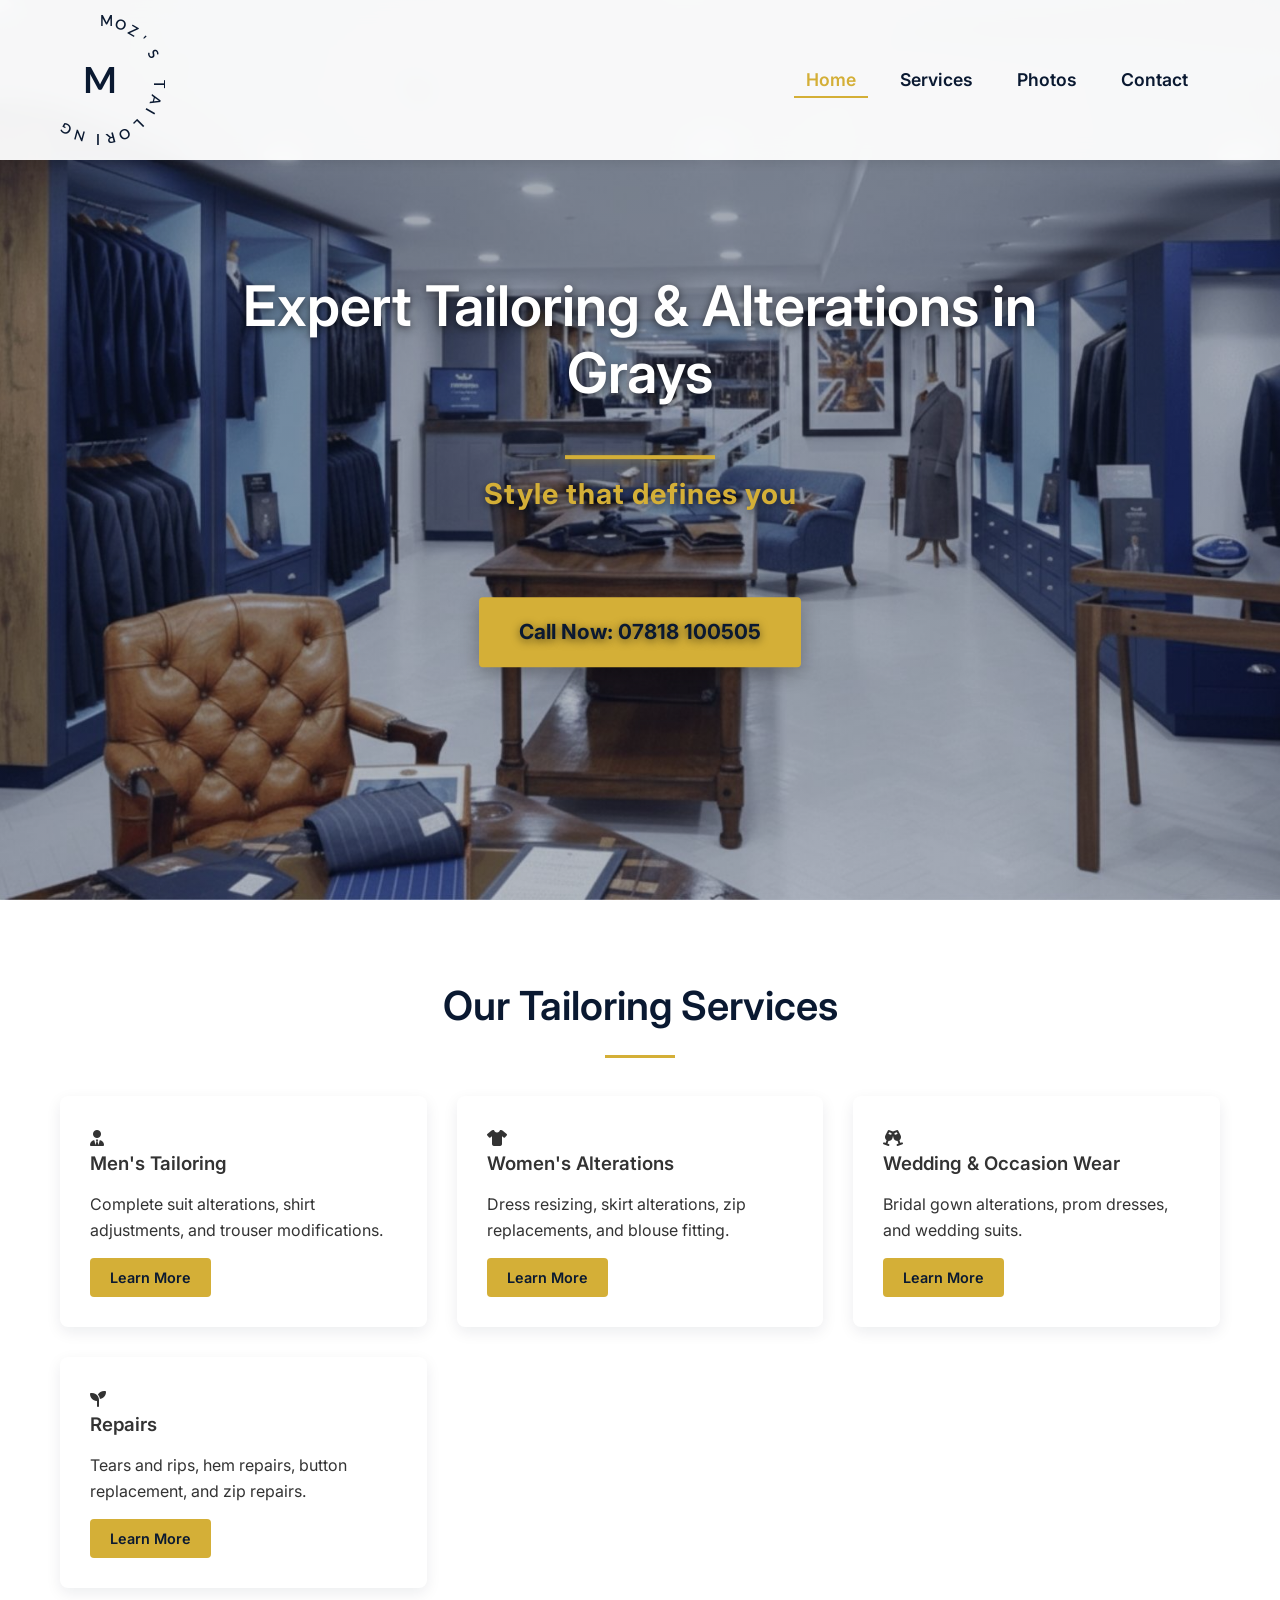
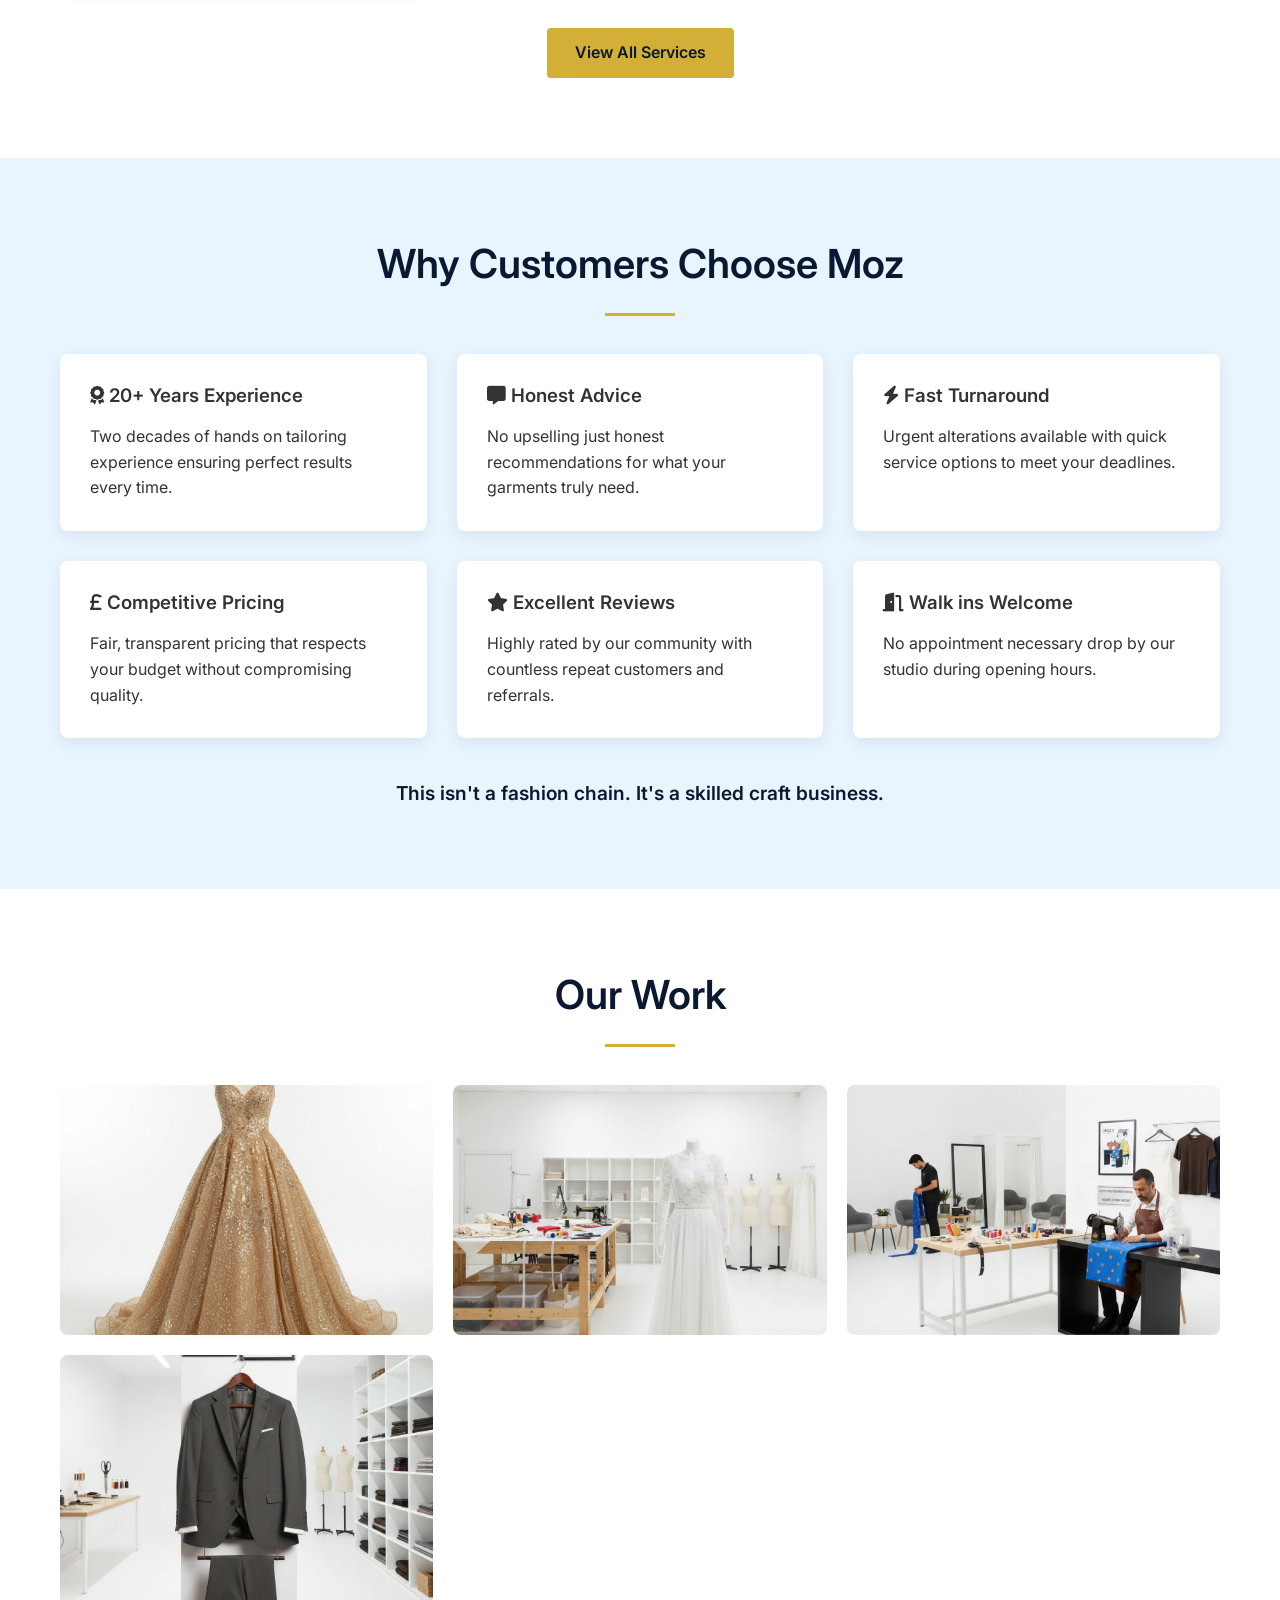
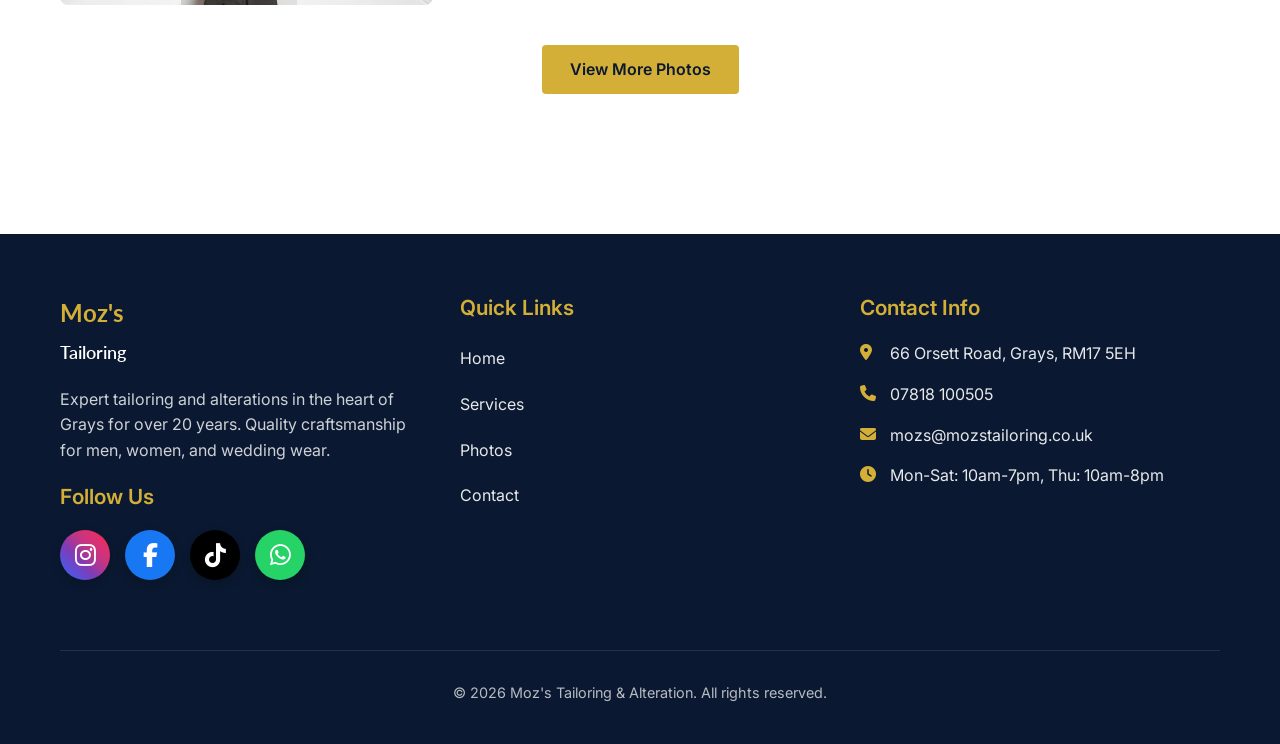
<file: index.html>
<!DOCTYPE html>
<html lang="en">
<head>
    <meta charset="UTF-8">
    <meta name="viewport" content="width=device-width, initial-scale=1.0">
    <title>Moz's Tailoring & Alteration | Expert Tailors in Grays</title>
    <!-- Favicon -->
    <link rel="icon" type="image/x-icon" href="favicon.ico">
    <link rel="apple-touch-icon" sizes="180x180" href="apple-touch-icon.png">
    <link rel="icon" type="image/png" sizes="32x32" href="favicon-32x32.png">
    <link rel="icon" type="image/png" sizes="16x16" href="favicon-16x16.png">
    
    <link rel="stylesheet" href="https://cdnjs.cloudflare.com/ajax/libs/font-awesome/6.4.0/css/all.min.css">
    <link rel="preconnect" href="https://fonts.googleapis.com">
    <link rel="preconnect" href="https://fonts.gstatic.com" crossorigin>
    <link href="https://fonts.googleapis.com/css2?family=Inter:wght@300;400;500;600;700&family=Lato:wght@400;500;600&display=swap" rel="stylesheet">
    <link rel="stylesheet" href="style.css">
</head>
<body>
    <!-- Main Header (Shared across all pages) -->
    <header class="main-header">
        <div class="container header-container">
            <!-- Rotating Circular Logo -->
            <a href="index.html" class="logo-container">
                <div class="circular-logo-container">
                    <div class="circular-logo-text">
                        <span style="transform: rotate(0deg)">M</span>
                        <span style="transform: rotate(15deg)">O</span>
                        <span style="transform: rotate(30deg)">Z</span>
                        <span style="transform: rotate(45deg)">'</span>
                        <span style="transform: rotate(60deg)">S</span>
                        <span style="transform: rotate(90deg)">T</span>
                        <span style="transform: rotate(105deg)">A</span>
                        <span style="transform: rotate(120deg)">I</span>
                        <span style="transform: rotate(135deg)">L</span>
                        <span style="transform: rotate(150deg)">O</span>
                        <span style="transform: rotate(165deg)">R</span>
                        <span style="transform: rotate(180deg)">I</span>
                        <span style="transform: rotate(195deg)">N</span>
                        <span style="transform: rotate(210deg)">G</span>
                    </div>
                    <div class="logo-fallback">M</div>
                </div>
            </a>
            
            <!-- Navigation -->
            <nav class="main-nav">
                <div class="mobile-toggle">
                    <i class="fas fa-bars"></i>
                </div>
                <ul>
                    <li><a href="index.html" class="active">Home</a></li>
                    <li><a href="services.html">Services</a></li>
                    <li><a href="photos.html">Photos</a></li>
                    <li><a href="contact.html">Contact</a></li>
                </ul>
            </nav>
        </div>
    </header>

    <!-- Hero Section -->
    <section class="hero" id="home">
        <!-- Background slideshow -->
        <div class="hero-slideshow">
            <div class="hero-slide slide-1 active"></div>
            <div class="hero-slide slide-2"></div>
            <!-- Removed slide-3 as requested -->
        </div>
        
        <!-- Hero main content -->
        <div class="hero-content">
            <div class="hero-title-container">
                <h1 class="fade-in">Expert Tailoring & Alterations in Grays</h1>
            </div>
            <p class="premium-tagline fade-in delay-1">Style that defines you</p>
            <a href="tel:07818100505" class="btn fade-in delay-2">Call Now: 07818 100505</a>
        </div>
    </section>

    <!-- Services Preview Section -->
    <section id="services-preview">
        <div class="container">
            <div class="section-title">
                <h2>Our Tailoring Services</h2>
            </div>
            <div class="services-grid">
                <!-- Men's Tailoring -->
                <div class="service-card fade-in">
                    <div class="service-icon">
                        <i class="fas fa-user-tie"></i>
                    </div>
                    <div class="service-content">
                        <h3>Men's Tailoring</h3>
                        <p>Complete suit alterations, shirt adjustments, and trouser modifications.</p>
                        <a href="services.html#mens" class="btn" style="margin-top: 15px; padding: 8px 20px; font-size: 0.9rem;">Learn More</a>
                    </div>
                </div>
                
                <!-- Women's Alterations -->
                <div class="service-card fade-in delay-1">
                    <div class="service-icon">
                        <i class="fas fa-tshirt"></i>
                    </div>
                    <div class="service-content">
                        <h3>Women's Alterations</h3>
                        <p>Dress resizing, skirt alterations, zip replacements, and blouse fitting.</p>
                        <a href="services.html#womens" class="btn" style="margin-top: 15px; padding: 8px 20px; font-size: 0.9rem;">Learn More</a>
                    </div>
                </div>
                
                <!-- Wedding & Occasion Wear -->
                <div class="service-card fade-in delay-2">
                    <div class="service-icon">
                        <i class="fas fa-glass-cheers"></i>
                    </div>
                    <div class="service-content">
                        <h3>Wedding & Occasion Wear</h3>
                        <p>Bridal gown alterations, prom dresses, and wedding suits.</p>
                        <a href="services.html#wedding" class="btn" style="margin-top: 15px; padding: 8px 20px; font-size: 0.9rem;">Learn More</a>
                    </div>
                </div>
                
                <!-- Repairs -->
                <div class="service-card fade-in delay-3">
                    <div class="service-icon">
                        <i class="fas fa-seedling"></i>
                    </div>
                    <div class="service-content">
                        <h3>Repairs</h3>
                        <p>Tears and rips, hem repairs, button replacement, and zip repairs.</p>
                        <a href="services.html#repairs" class="btn" style="margin-top: 15px; padding: 8px 20px; font-size: 0.9rem;">Learn More</a>
                    </div>
                </div>
            </div>
            <div style="text-align: center; margin-top: 40px;">
                <a href="services.html" class="btn">View All Services</a>
            </div>
        </div>
    </section>

    <!-- Why Choose Us Section -->
    <section class="why-us">
        <div class="container">
            <div class="section-title">
                <h2>Why Customers Choose Moz</h2>
            </div>
            <div class="why-grid">
                <div class="why-item fade-in">
                    <h3><i class="fas fa-award"></i> 20+ Years Experience</h3>
                    <p>Two decades of hands on tailoring experience ensuring perfect results every time.</p>
                </div>
                <div class="why-item fade-in delay-1">
                    <h3><i class="fas fa-comment-alt"></i> Honest Advice</h3>
                    <p>No upselling just honest recommendations for what your garments truly need.</p>
                </div>
                <div class="why-item fade-in delay-2">
                    <h3><i class="fas fa-bolt"></i> Fast Turnaround</h3>
                    <p>Urgent alterations available with quick service options to meet your deadlines.</p>
                </div>
                <div class="why-item fade-in delay-3">
                    <h3><i class="fas fa-pound-sign"></i> Competitive Pricing</h3>
                    <p>Fair, transparent pricing that respects your budget without compromising quality.</p>
                </div>
                <div class="why-item fade-in">
                    <h3><i class="fas fa-star"></i> Excellent Reviews</h3>
                    <p>Highly rated by our community with countless repeat customers and referrals.</p>
                </div>
                <div class="why-item fade-in delay-1">
                    <h3><i class="fas fa-door-open"></i> Walk ins Welcome</h3>
                    <p>No appointment necessary drop by our studio during opening hours.</p>
                </div>
            </div>
            <div style="text-align: center; margin-top: 40px; font-size: 1.2rem; font-weight: 600; color: var(--primary);" class="fade-in delay-2">
                <p>This isn't a fashion chain. It's a skilled craft business.</p>
            </div>
        </div>
    </section>

    <!-- Gallery Preview Section -->
    <section id="gallery-preview">
        <div class="container">
            <div class="section-title">
                <h2>Our Work</h2>
            </div>
            <div class="gallery-grid">
                <div class="gallery-item fade-in">
                    <img src="images/moz4.jpg" alt="Tailor measuring suit">
                </div>
                <div class="gallery-item fade-in delay-1">
                    <img src="images/moz7.jpg" alt="Wedding dress alteration">
                </div>
                <div class="gallery-item fade-in delay-2">
                    <img src="images/moz10.jpg" alt="Tailor at work">
                </div>
                <div class="gallery-item fade-in delay-3">
                    <img src="images/moz6.jpg" alt="Finished suit on hanger">
                </div>
            </div>
            <div style="text-align: center; margin-top: 40px;">
                <a href="photos.html" class="btn">View More Photos</a>
            </div>
        </div>
    </section>

    <!-- Footer (Shared across all pages) -->
    <footer>
        <div class="container">
            <div class="footer-content">
                <div>
                    <div class="footer-logo-container">
                        <div class="footer-text-top">Moz's</div>
                        <div class="footer-text-bottom">Tailoring</div>
                    </div>
                    <p>Expert tailoring and alterations in the heart of Grays for over 20 years. Quality craftsmanship for men, women, and wedding wear.</p>
                    
                    <div class="social-media">
                        <h4>Follow Us</h4>
                        <div class="social-icons">
                            <a href="https://www.instagram.com/" target="_blank" class="social-icon instagram" title="Follow on Instagram">
                                <i class="fab fa-instagram"></i>
                            </a>
                            <a href="https://www.facebook.com/" target="_blank" class="social-icon facebook" title="Follow on Facebook">
                                <i class="fab fa-facebook-f"></i>
                            </a>
                            <a href="https://www.tiktok.com/" target="_blank" class="social-icon tiktok" title="Follow on TikTok">
                                <i class="fab fa-tiktok"></i>
                            </a>
                            <a href="https://wa.me/447818100505" target="_blank" class="social-icon whatsapp" title="Message on WhatsApp">
                                <i class="fab fa-whatsapp"></i>
                            </a>
                        </div>
                    </div>
                </div>
                <div>
                    <h3>Quick Links</h3>
                    <ul>
                        <li><a href="index.html">Home</a></li>
                        <li><a href="services.html">Services</a></li>
                        <li><a href="photos.html">Photos</a></li>
                        <li><a href="contact.html">Contact</a></li>
                    </ul>
                </div>
                <div class="footer-contact-info">
                    <h3>Contact Info</h3>
                    <p><i class="fas fa-map-marker-alt"></i> 66 Orsett Road, Grays, RM17 5EH</p>
                    <p><i class="fas fa-phone"></i> 07818 100505</p>
                    <p><i class="fas fa-envelope"></i> mozs@mozstailoring.co.uk</p>
                    <p><i class="fas fa-clock"></i> Mon-Sat: 10am-7pm, Thu: 10am-8pm</p>
                </div>
            </div>
            <div class="copyright">
                <p>&copy; 2026 Moz's Tailoring & Alteration. All rights reserved.</p>
            </div>
        </div>
    </footer>

    <script src="script.js"></script>
</body>
</html>
</file>
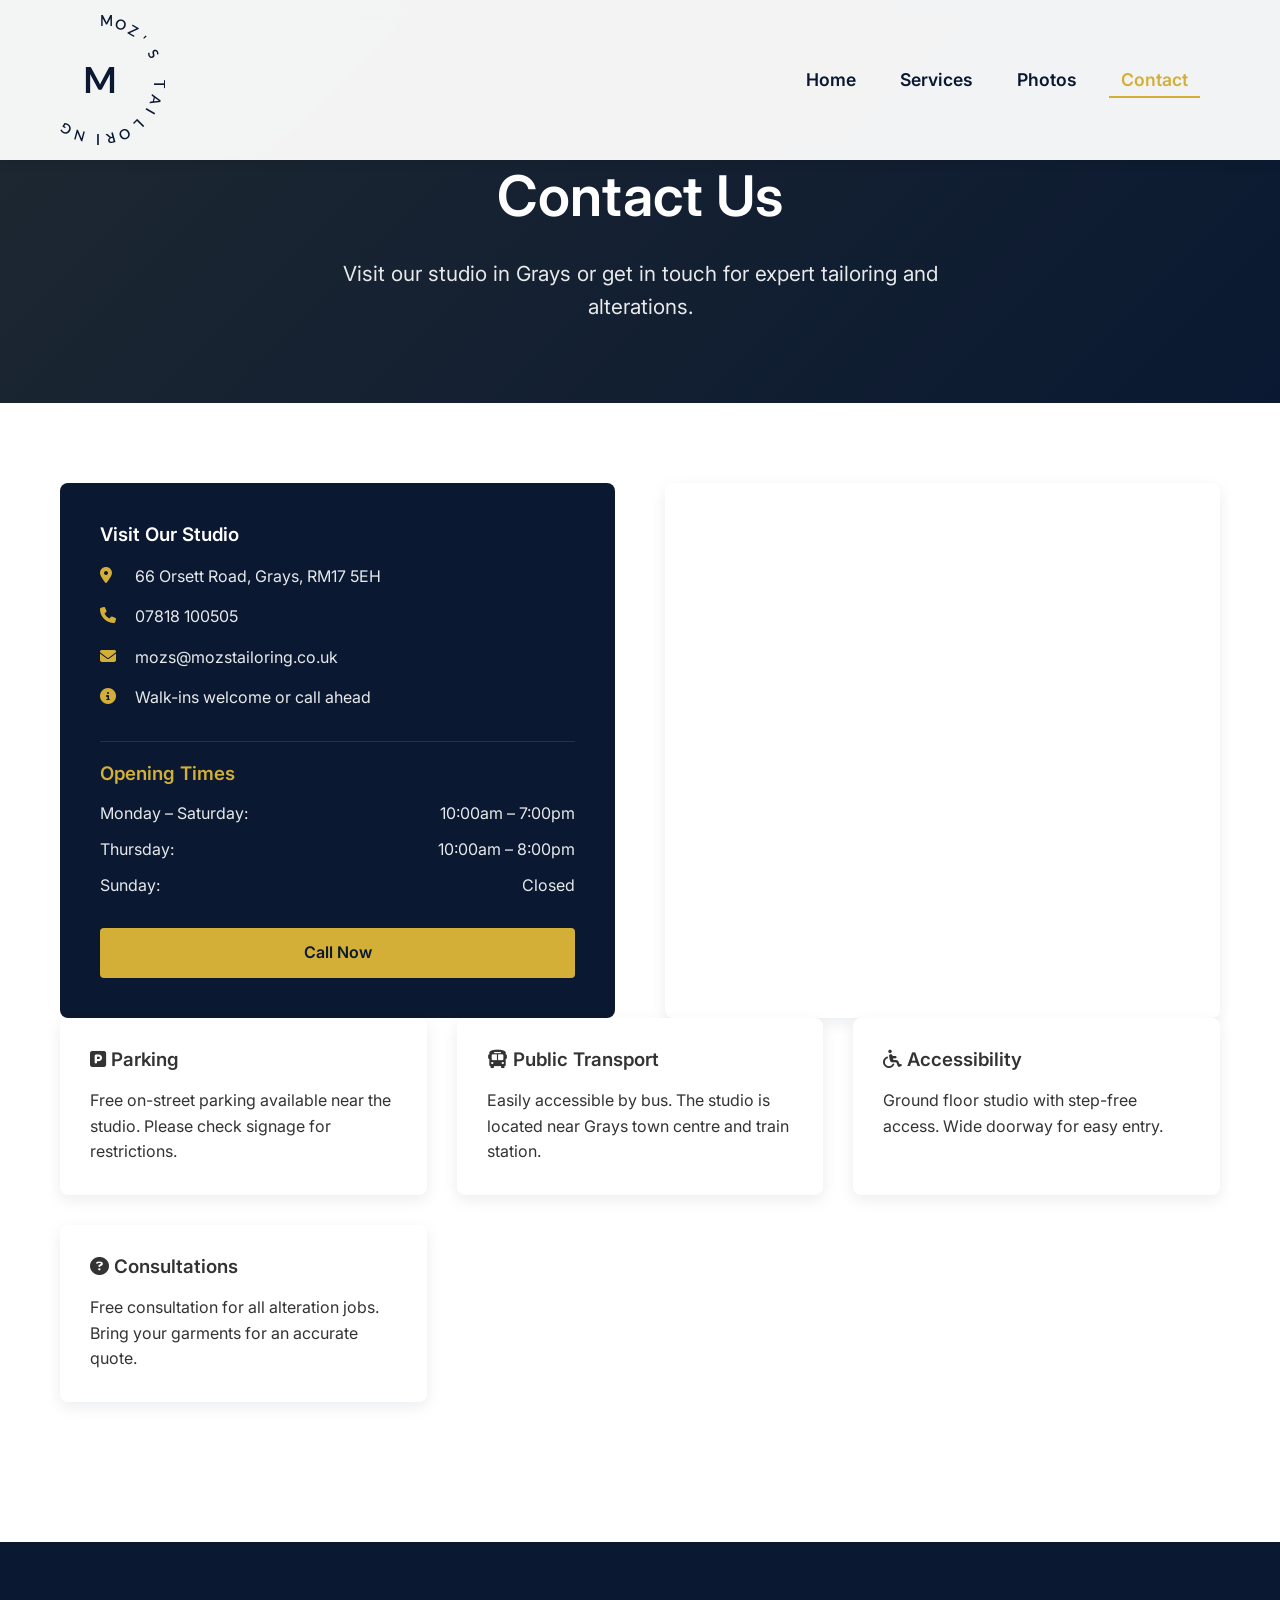
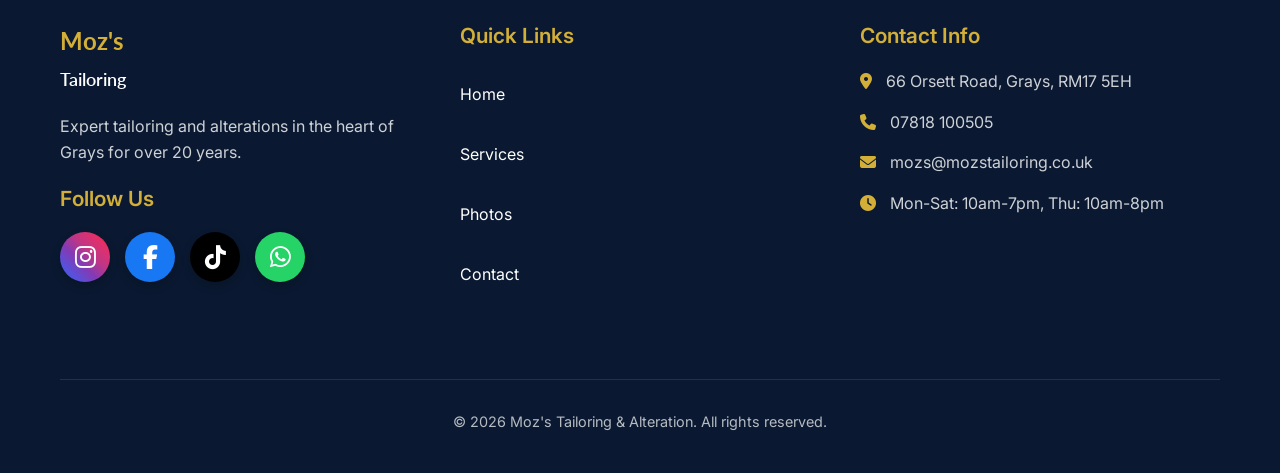
<file: contact.html>
<!DOCTYPE html>
<html lang="en">
<head>
    <meta charset="UTF-8">
    <meta name="viewport" content="width=device-width, initial-scale=1.0">
    <title>Contact Us | Moz's Tailoring & Alteration</title>
    <!-- Favicon -->
    <link rel="icon" type="image/x-icon" href="favicon.ico">
    <link rel="apple-touch-icon" sizes="180x180" href="apple-touch-icon.png">
    <link rel="icon" type="image/png" sizes="32x32" href="favicon-32x32.png">
    <link rel="icon" type="image/png" sizes="16x16" href="favicon-16x16.png">
    
    <link rel="stylesheet" href="https://cdnjs.cloudflare.com/ajax/libs/font-awesome/6.4.0/css/all.min.css">
    <link rel="preconnect" href="https://fonts.googleapis.com">
    <link rel="preconnect" href="https://fonts.gstatic.com" crossorigin>
    <link href="https://fonts.googleapis.com/css2?family=Inter:wght@300;400;500;600;700&family=Lato:wght@400;500;600&display=swap" rel="stylesheet">
    <link rel="stylesheet" href="style.css">
    <style>
        /* Keep map display styles only */
        .map-container iframe {
            width: 100%;
            height: 400px;
            border: none;
            border-radius: 8px;
        }
        
        /* Keep footer spacing for contact page only */
        footer {
            padding-top: 80px;
            padding-bottom: 40px;
        }
        
        /* Keep social media icons specific to contact page if needed */
        .social-icons {
            display: flex;
            gap: 15px;
            flex-wrap: wrap;
            margin-top: 15px;
        }
        
        .social-icon {
            display: flex;
            align-items: center;
            justify-content: center;
            width: 50px;
            height: 50px;
            border-radius: 50%;
            color: white;
            font-size: 1.5rem;
            transition: all 0.3s ease;
            text-decoration: none;
            box-shadow: 0 4px 10px rgba(0, 0, 0, 0.2);
        }
        
        .social-icon.instagram {
            background: linear-gradient(45deg, #405DE6, #5851DB, #833AB4, #C13584, #E1306C, #FD1D1D);
        }
        
        .social-icon.facebook {
            background-color: #1877F2;
        }
        
        .social-icon.tiktok {
            background-color: #000000;
        }
        
        .social-icon.whatsapp {
            background-color: #25D366;
        }
        
        .social-icon:hover {
            transform: translateY(-3px);
            box-shadow: 0 6px 15px rgba(0, 0, 0, 0.3);
        }
    </style>
</head>
<body>
    <!-- Main Header (Shared) -->
    <header class="main-header">
        <div class="container header-container">
            <a href="index.html" class="logo-container">
                <div class="circular-logo-container">
                    <div class="circular-logo-text">
                        <span style="transform: rotate(0deg)">M</span>
                        <span style="transform: rotate(15deg)">O</span>
                        <span style="transform: rotate(30deg)">Z</span>
                        <span style="transform: rotate(45deg)">'</span>
                        <span style="transform: rotate(60deg)">S</span>
                        <span style="transform: rotate(90deg)">T</span>
                        <span style="transform: rotate(105deg)">A</span>
                        <span style="transform: rotate(120deg)">I</span>
                        <span style="transform: rotate(135deg)">L</span>
                        <span style="transform: rotate(150deg)">O</span>
                        <span style="transform: rotate(165deg)">R</span>
                        <span style="transform: rotate(180deg)">I</span>
                        <span style="transform: rotate(195deg)">N</span>
                        <span style="transform: rotate(210deg)">G</span>
                    </div>
                    <div class="logo-fallback">M</div>
                </div>
            </a>
            
            <nav class="main-nav">
                <div class="mobile-toggle">
                    <i class="fas fa-bars"></i>
                </div>
                <ul>
                    <li><a href="index.html">Home</a></li>
                    <li><a href="services.html">Services</a></li>
                    <li><a href="photos.html">Photos</a></li>
                    <li><a href="contact.html" class="active">Contact</a></li>
                </ul>
            </nav>
        </div>
    </header>

    <!-- Page Hero -->
    <section class="page-hero">
        <div class="container page-hero-content">
            <h1 class="fade-in">Contact Us</h1>
            <p class="fade-in delay-1">Visit our studio in Grays or get in touch for expert tailoring and alterations.</p>
        </div>
    </section>

    <!-- Contact Section -->
    <section id="contact">
        <div class="container">
            <div class="contact-container">
                <div class="contact-info fade-in">
                    <h3>Visit Our Studio</h3>
                    <div class="contact-details">
                        <div>
                            <i class="fas fa-map-marker-alt"></i>
                            <p>66 Orsett Road, Grays, RM17 5EH</p>
                        </div>
                        <div>
                            <i class="fas fa-phone"></i>
                            <p>07818 100505</p>
                        </div>
                        <div>
                            <i class="fas fa-envelope"></i>
                            <p>mozs@mozstailoring.co.uk</p>
                        </div>
                        <div>
                            <i class="fas fa-info-circle"></i>
                            <p>Walk-ins welcome or call ahead</p>
                        </div>
                    </div>
                    
                    <div class="hours">
                        <h3>Opening Times</h3>
                        <p><span>Monday – Saturday:</span> <span>10:00am – 7:00pm</span></p>
                        <p><span>Thursday:</span> <span>10:00am – 8:00pm</span></p>
                        <p><span>Sunday:</span> <span>Closed</span></p>
                    </div>
                    
                    <a href="tel:07818100505" class="btn" style="margin-top: 20px; width: 100%;">Call Now</a>
                </div>
                
                <div class="map-container fade-in delay-1">
                    <iframe src="https://www.google.com/maps/embed?pb=!1m18!1m12!1m3!1d2481.722855663053!2d0.3248127769464762!3d51.4757389112562!2m3!1f0!2f0!3f0!3m2!1i1024!2i768!4f13.1!3m3!1m2!1s0x47d8bc7c4a8c6c7b%3A0x23c3f5dd40a1c3e6!2s66%20Orsett%20Rd%2C%20Grays%20RM17%205EH%2C%20UK!5e0!3m2!1sen!2s!4v1694030000000!5m2!1sen!2s" allowfullscreen="" loading="lazy" referrerpolicy="no-referrer-when-downgrade"></iframe>
                </div>
            </div>
            
            <!-- Additional Information - Fixed Layout -->
            <div class="why-grid">
                <div class="why-item fade-in">
                    <h3><i class="fas fa-parking"></i> Parking</h3>
                    <p>Free on-street parking available near the studio. Please check signage for restrictions.</p>
                </div>
                <div class="why-item fade-in delay-1">
                    <h3><i class="fas fa-bus"></i> Public Transport</h3>
                    <p>Easily accessible by bus. The studio is located near Grays town centre and train station.</p>
                </div>
                <div class="why-item fade-in delay-2">
                    <h3><i class="fas fa-wheelchair"></i> Accessibility</h3>
                    <p>Ground floor studio with step-free access. Wide doorway for easy entry.</p>
                </div>
                <div class="why-item fade-in delay-3">
                    <h3><i class="fas fa-question-circle"></i> Consultations</h3>
                    <p>Free consultation for all alteration jobs. Bring your garments for an accurate quote.</p>
                </div>
            </div>
        </div>
    </section>

    <!-- Footer (Shared) -->
    <footer>
        <div class="container">
            <div class="footer-content">
                <div>
                    <div class="footer-logo-container">
                        <!-- Removed Moz's logo image as requested -->
                        <div class="footer-text-top">Moz's</div>
                        <div class="footer-text-bottom">Tailoring</div>
                    </div>
                    <p>Expert tailoring and alterations in the heart of Grays for over 20 years.</p>
                    
                    <div class="social-media">
                        <h4>Follow Us</h4>
                        <div class="social-icons">
                            <a href="https://www.instagram.com/" target="_blank" class="social-icon instagram">
                                <i class="fab fa-instagram"></i>
                            </a>
                            <a href="https://www.facebook.com/" target="_blank" class="social-icon facebook">
                                <i class="fab fa-facebook-f"></i>
                            </a>
                            <a href="https://www.tiktok.com/" target="_blank" class="social-icon tiktok">
                                <i class="fab fa-tiktok"></i>
                            </a>
                            <a href="https://wa.me/447818100505" target="_blank" class="social-icon whatsapp">
                                <i class="fab fa-whatsapp"></i>
                            </a>
                        </div>
                    </div>
                </div>
                <div>
                    <h3>Quick Links</h3>
                    <ul style="list-style: none; padding-left: 0;">
                        <li><a href="index.html" style="color: var(--secondary); text-decoration: none; line-height: 2.5; display: block;">Home</a></li>
                        <li><a href="services.html" style="color: var(--secondary); text-decoration: none; line-height: 2.5; display: block;">Services</a></li>
                        <li><a href="photos.html" style="color: var(--secondary); text-decoration: none; line-height: 2.5; display: block;">Photos</a></li>
                        <li><a href="contact.html" style="color: var(--secondary); text-decoration: none; line-height: 2.5; display: block;">Contact</a></li>
                    </ul>
                </div>
                <div>
                    <h3>Contact Info</h3>
                    <p style="margin-bottom: 15px;"><i class="fas fa-map-marker-alt" style="color: var(--accent); margin-right: 10px;"></i> 66 Orsett Road, Grays, RM17 5EH</p>
                    <p style="margin-bottom: 15px;"><i class="fas fa-phone" style="color: var(--accent); margin-right: 10px;"></i> 07818 100505</p>
                    <p style="margin-bottom: 15px;"><i class="fas fa-envelope" style="color: var(--accent); margin-right: 10px;"></i> mozs@mozstailoring.co.uk</p>
                    <p><i class="fas fa-clock" style="color: var(--accent); margin-right: 10px;"></i> Mon-Sat: 10am-7pm, Thu: 10am-8pm</p>
                </div>
            </div>
            <div class="copyright">
                <p>&copy; 2026 Moz's Tailoring & Alteration. All rights reserved.</p>
            </div>
        </div>
    </footer>

    <script src="script.js"></script>
</body>
</html>
</file>
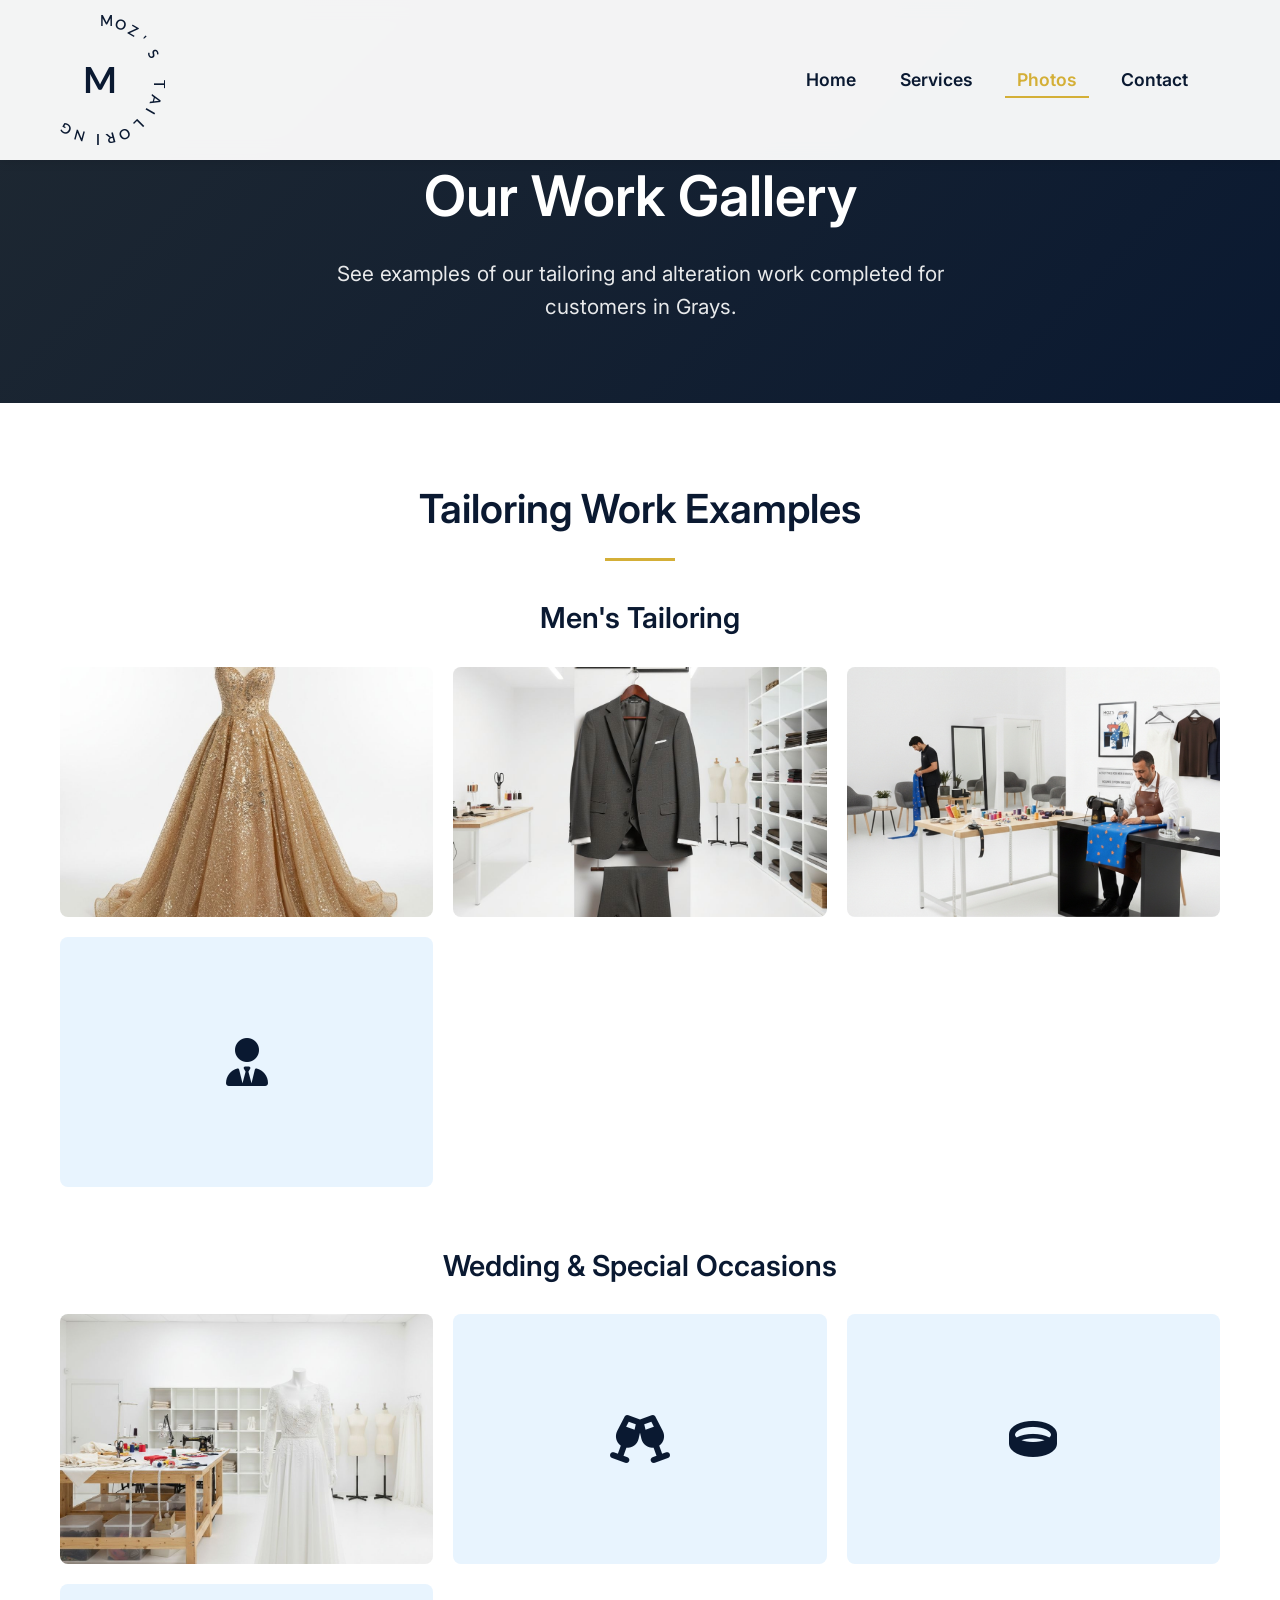
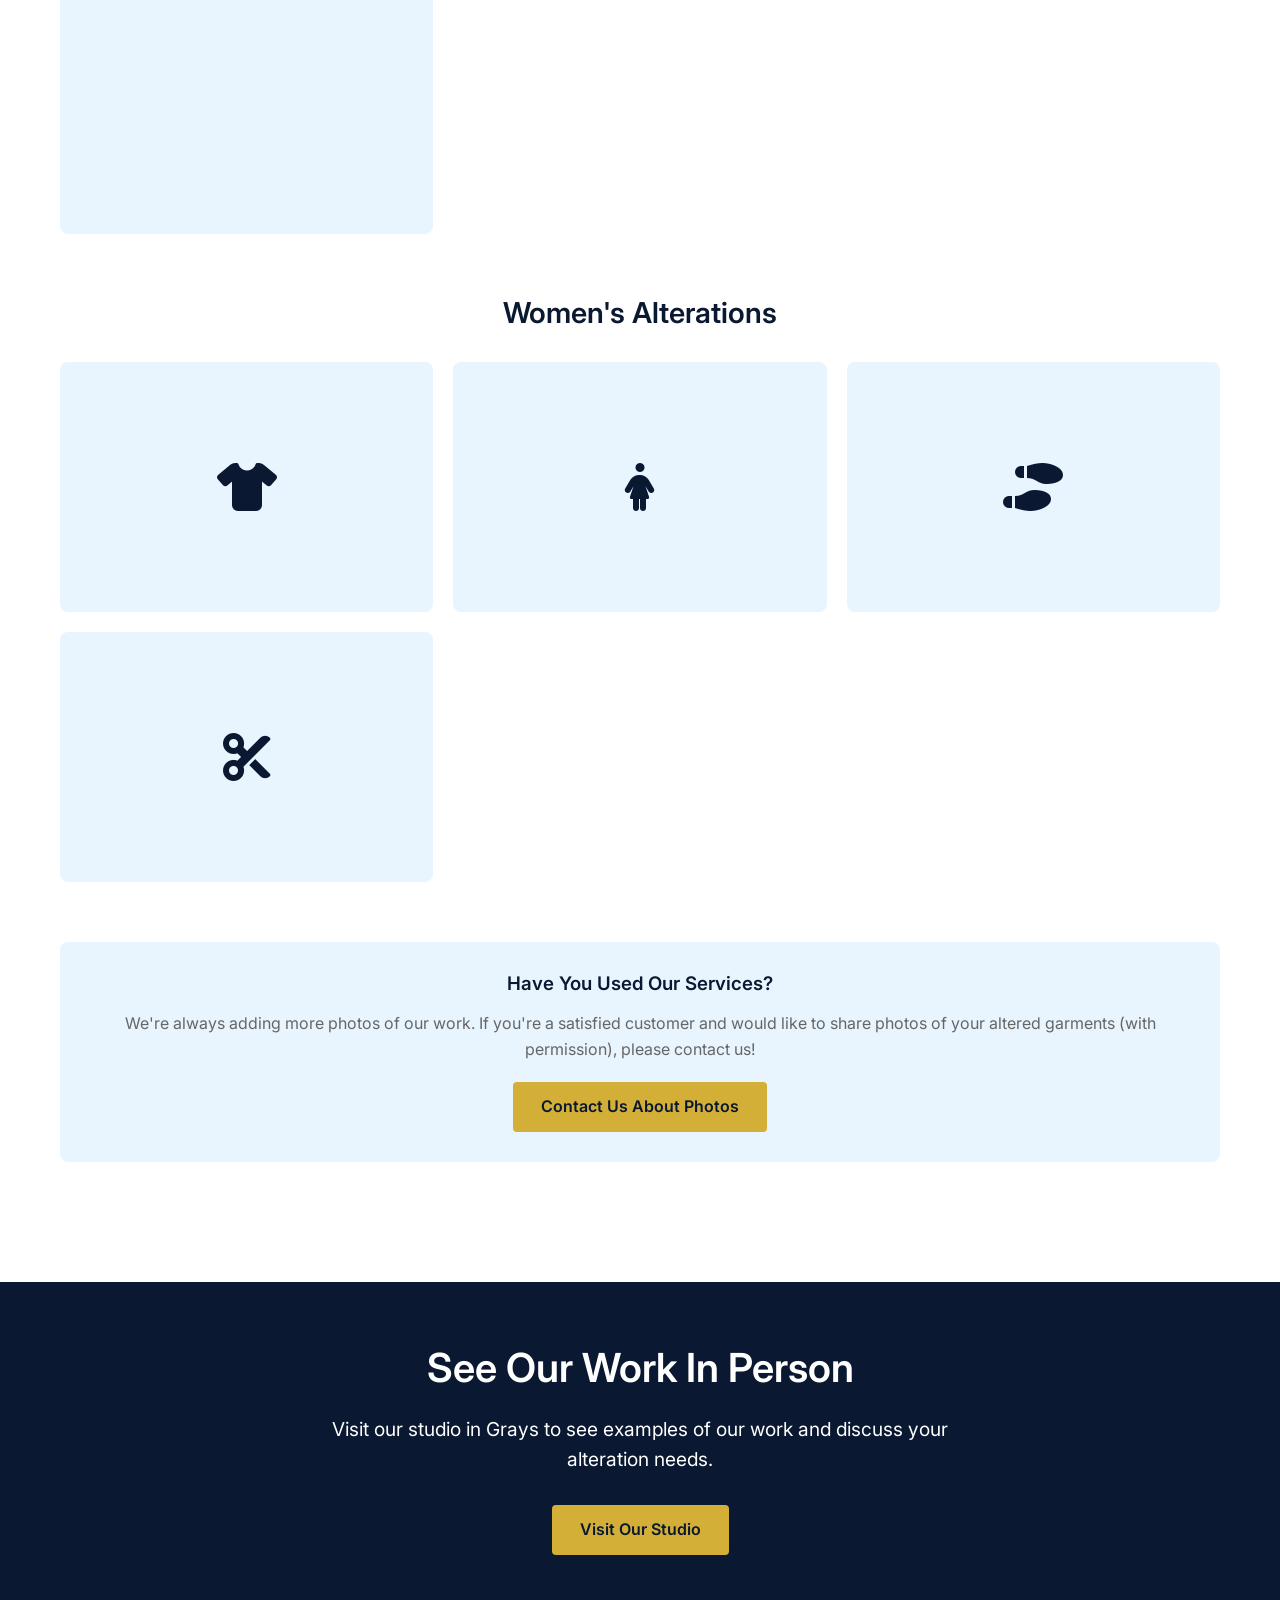
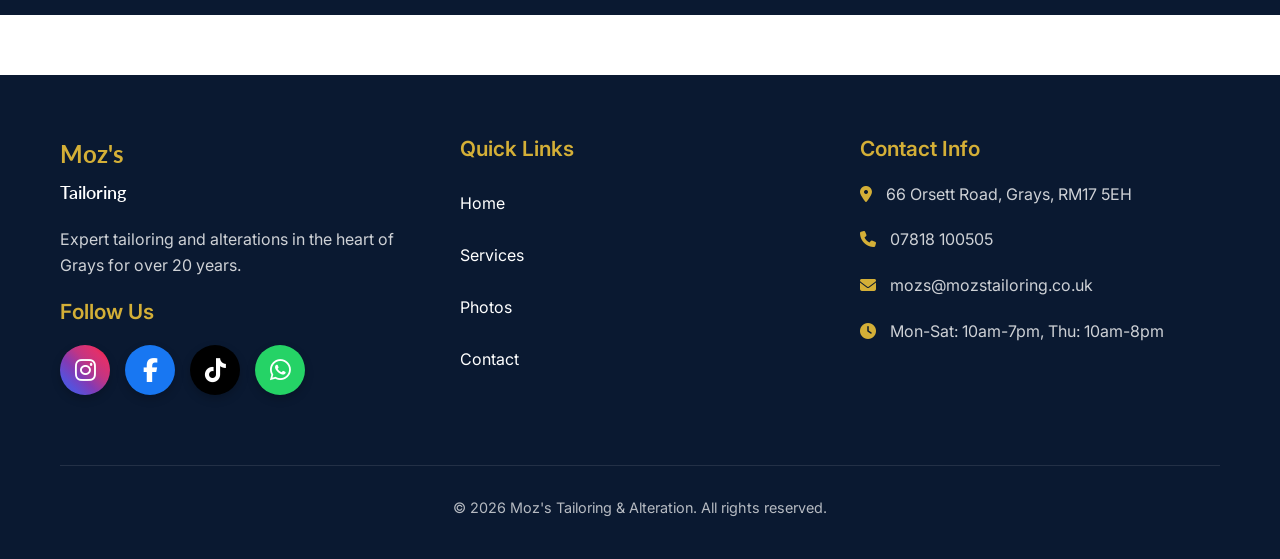
<file: photos.html>
<!DOCTYPE html>
<html lang="en">
<head>
    <meta charset="UTF-8">
    <meta name="viewport" content="width=device-width, initial-scale=1.0">
    <title>Our Work | Moz's Tailoring & Alteration</title>
    <!-- Favicon -->
    <link rel="icon" type="image/x-icon" href="favicon.ico">
    <link rel="apple-touch-icon" sizes="180x180" href="apple-touch-icon.png">
    <link rel="icon" type="image/png" sizes="32x32" href="favicon-32x32.png">
    <link rel="icon" type="image/png" sizes="16x16" href="favicon-16x16.png">
    
    <link rel="stylesheet" href="https://cdnjs.cloudflare.com/ajax/libs/font-awesome/6.4.0/css/all.min.css">
    <link rel="preconnect" href="https://fonts.googleapis.com">
    <link rel="preconnect" href="https://fonts.gstatic.com" crossorigin>
    <link href="https://fonts.googleapis.com/css2?family=Inter:wght@300;400;500;600;700&family=Lato:wght@400;500;600&display=swap" rel="stylesheet">
    <link rel="stylesheet" href="style.css">
    <!-- Circular logo styles removed - now in style.css -->
</head>
<body>
    <!-- Main Header (Shared) -->
    <header class="main-header">
        <div class="container header-container">
            <a href="index.html" class="logo-container">
                <div class="circular-logo-container">
                    <div class="circular-logo-text">
                        <span style="transform: rotate(0deg)">M</span>
                        <span style="transform: rotate(15deg)">O</span>
                        <span style="transform: rotate(30deg)">Z</span>
                        <span style="transform: rotate(45deg)">'</span>
                        <span style="transform: rotate(60deg)">S</span>
                        <span style="transform: rotate(90deg)">T</span>
                        <span style="transform: rotate(105deg)">A</span>
                        <span style="transform: rotate(120deg)">I</span>
                        <span style="transform: rotate(135deg)">L</span>
                        <span style="transform: rotate(150deg)">O</span>
                        <span style="transform: rotate(165deg)">R</span>
                        <span style="transform: rotate(180deg)">I</span>
                        <span style="transform: rotate(195deg)">N</span>
                        <span style="transform: rotate(210deg)">G</span>
                    </div>
                    <div class="logo-fallback">M</div>
                </div>
            </a>
            
            <nav class="main-nav">
                <div class="mobile-toggle">
                    <i class="fas fa-bars"></i>
                </div>
                <ul>
                    <li><a href="index.html">Home</a></li>
                    <li><a href="services.html">Services</a></li>
                    <li><a href="photos.html" class="active">Photos</a></li>
                    <li><a href="contact.html">Contact</a></li>
                </ul>
            </nav>
        </div>
    </header>

    <!-- Page Hero -->
    <section class="page-hero">
        <div class="container page-hero-content">
            <h1 class="fade-in">Our Work Gallery</h1>
            <p class="fade-in delay-1">See examples of our tailoring and alteration work completed for customers in Grays.</p>
        </div>
    </section>

    <!-- Gallery Section -->
    <section id="gallery">
        <div class="container">
            <div class="section-title">
                <h2>Tailoring Work Examples</h2>
            </div>
            
            <!-- Category: Men's Tailoring -->
            <div style="margin-bottom: 60px;">
                <h3 style="color: var(--primary); margin-bottom: 30px; text-align: center; font-size: 1.8rem;">Men's Tailoring</h3>
                <div class="gallery-grid">
                    <div class="gallery-item fade-in">
                        <img src="images/moz4.jpg" alt="Suit alteration in progress">
                    </div>
                    <div class="gallery-item fade-in delay-1">
                        <img src="images/moz6.jpg" alt="Finished suit on hanger">
                    </div>
                    <div class="gallery-item fade-in delay-2">
                        <img src="images/moz10.jpg" alt="Tailor measuring suit">
                    </div>
                    <div class="gallery-item fade-in delay-3">
                        <!-- Placeholder for additional image -->
                        <div style="width: 100%; height: 100%; background-color: var(--neutral); display: flex; align-items: center; justify-content: center; color: var(--primary);">
                            <i class="fas fa-user-tie" style="font-size: 3rem;"></i>
                        </div>
                    </div>
                </div>
            </div>
            
            <!-- Category: Wedding & Special Occasions -->
            <div style="margin-bottom: 60px;">
                <h3 style="color: var(--primary); margin-bottom: 30px; text-align: center; font-size: 1.8rem;">Wedding & Special Occasions</h3>
                <div class="gallery-grid">
                    <div class="gallery-item fade-in">
                        <img src="images/moz7.jpg" alt="Wedding dress alteration">
                    </div>
                    <div class="gallery-item fade-in delay-1">
                        <!-- Placeholder for additional image -->
                        <div style="width: 100%; height: 100%; background-color: var(--neutral); display: flex; align-items: center; justify-content: center; color: var(--primary);">
                            <i class="fas fa-glass-cheers" style="font-size: 3rem;"></i>
                        </div>
                    </div>
                    <div class="gallery-item fade-in delay-2">
                        <!-- Placeholder for additional image -->
                        <div style="width: 100%; height: 100%; background-color: var(--neutral); display: flex; align-items: center; justify-content: center; color: var(--primary);">
                            <i class="fas fa-ring" style="font-size: 3rem;"></i>
                        </div>
                    </div>
                    <div class="gallery-item fade-in delay-3">
                        <!-- Placeholder for additional image -->
                        <div style="width: 100%; height: 100%; background-color: var(--neutral); display: flex; align-items: center; justify-content: center; color: var(--primary);">
                            <i class="fas fa-bow-tie" style="font-size: 3rem;"></i>
                        </div>
                    </div>
                </div>
            </div>
            
            <!-- Category: Women's Alterations -->
            <div>
                <h3 style="color: var(--primary); margin-bottom: 30px; text-align: center; font-size: 1.8rem;">Women's Alterations</h3>
                <div class="gallery-grid">
                    <div class="gallery-item fade-in">
                        <!-- Placeholder for additional image -->
                        <div style="width: 100%; height: 100%; background-color: var(--neutral); display: flex; align-items: center; justify-content: center; color: var(--primary);">
                            <i class="fas fa-tshirt" style="font-size: 3rem;"></i>
                        </div>
                    </div>
                    <div class="gallery-item fade-in delay-1">
                        <!-- Placeholder for additional image -->
                        <div style="width: 100%; height: 100%; background-color: var(--neutral); display: flex; align-items: center; justify-content: center; color: var(--primary);">
                            <i class="fas fa-female" style="font-size: 3rem;"></i>
                        </div>
                    </div>
                    <div class="gallery-item fade-in delay-2">
                        <!-- Placeholder for additional image -->
                        <div style="width: 100%; height: 100%; background-color: var(--neutral); display: flex; align-items: center; justify-content: center; color: var(--primary);">
                            <i class="fas fa-shoe-prints" style="font-size: 3rem;"></i>
                        </div>
                    </div>
                    <div class="gallery-item fade-in delay-3">
                        <!-- Placeholder for additional image -->
                        <div style="width: 100%; height: 100%; background-color: var(--neutral); display: flex; align-items: center; justify-content: center; color: var(--primary);">
                            <i class="fas fa-scissors" style="font-size: 3rem;"></i>
                        </div>
                    </div>
                </div>
            </div>
            
            <!-- Note about adding more images -->
            <div style="text-align: center; margin-top: 60px; padding: 30px; background-color: var(--neutral); border-radius: 8px;">
                <h3 style="color: var(--primary); margin-bottom: 15px;">Have You Used Our Services?</h3>
                <p style="color: var(--text-light); margin-bottom: 20px;">
                    We're always adding more photos of our work. If you're a satisfied customer and would like to share photos of your altered garments (with permission), please contact us!
                </p>
                <a href="contact.html" class="btn">Contact Us About Photos</a>
            </div>
        </div>
    </section>

    <!-- CTA Section -->
    <section style="background-color: var(--primary); color: var(--secondary); padding: 60px 0; text-align: center; margin-top: 40px;">
        <div class="container">
            <h2 style="font-size: 2.5rem; margin-bottom: 20px;">See Our Work In Person</h2>
            <p style="font-size: 1.2rem; margin-bottom: 30px; max-width: 700px; margin-left: auto; margin-right: auto;">
                Visit our studio in Grays to see examples of our work and discuss your alteration needs.
            </p>
            <a href="contact.html" class="btn" style="background-color: var(--accent); color: var(--primary);">Visit Our Studio</a>
        </div>
    </section>

    <!-- Footer (Shared) -->
    <footer>
        <div class="container">
            <div class="footer-content">
                <div>
                    <div class="footer-logo-container">
                        <div class="footer-text-top">Moz's</div>
                        <div class="footer-text-bottom">Tailoring</div>
                    </div>
                    <p>Expert tailoring and alterations in the heart of Grays for over 20 years.</p>
                    
                    <div class="social-media">
                        <h4>Follow Us</h4>
                        <div class="social-icons">
                            <a href="https://www.instagram.com/" target="_blank" class="social-icon instagram">
                                <i class="fab fa-instagram"></i>
                            </a>
                            <a href="https://www.facebook.com/" target="_blank" class="social-icon facebook">
                                <i class="fab fa-facebook-f"></i>
                            </a>
                            <a href="https://www.tiktok.com/" target="_blank" class="social-icon tiktok">
                                <i class="fab fa-tiktok"></i>
                            </a>
                            <a href="https://wa.me/447818100505" target="_blank" class="social-icon whatsapp">
                                <i class="fab fa-whatsapp"></i>
                            </a>
                        </div>
                    </div>
                </div>
                <div>
                    <h3>Quick Links</h3>
                    <ul style="list-style: none;">
                        <li><a href="index.html" style="color: var(--secondary); text-decoration: none; line-height: 2;">Home</a></li>
                        <li><a href="services.html" style="color: var(--secondary); text-decoration: none; line-height: 2;">Services</a></li>
                        <li><a href="photos.html" style="color: var(--secondary); text-decoration: none; line-height: 2;">Photos</a></li>
                        <li><a href="contact.html" style="color: var(--secondary); text-decoration: none; line-height: 2;">Contact</a></li>
                    </ul>
                </div>
                <div>
                    <h3>Contact Info</h3>
                    <p><i class="fas fa-map-marker-alt" style="color: var(--accent); margin-right: 10px;"></i> 66 Orsett Road, Grays, RM17 5EH</p>
                    <p><i class="fas fa-phone" style="color: var(--accent); margin-right: 10px;"></i> 07818 100505</p>
                    <p><i class="fas fa-envelope" style="color: var(--accent); margin-right: 10px;"></i> mozs@mozstailoring.co.uk</p>
                    <p><i class="fas fa-clock" style="color: var(--accent); margin-right: 10px;"></i> Mon-Sat: 10am-7pm, Thu: 10am-8pm</p>
                </div>
            </div>
            <div class="copyright">
                <p>&copy; 2026 Moz's Tailoring & Alteration. All rights reserved.</p>
            </div>
        </div>
    </footer>

    <script src="script.js"></script>
</body>
</html>
</file>
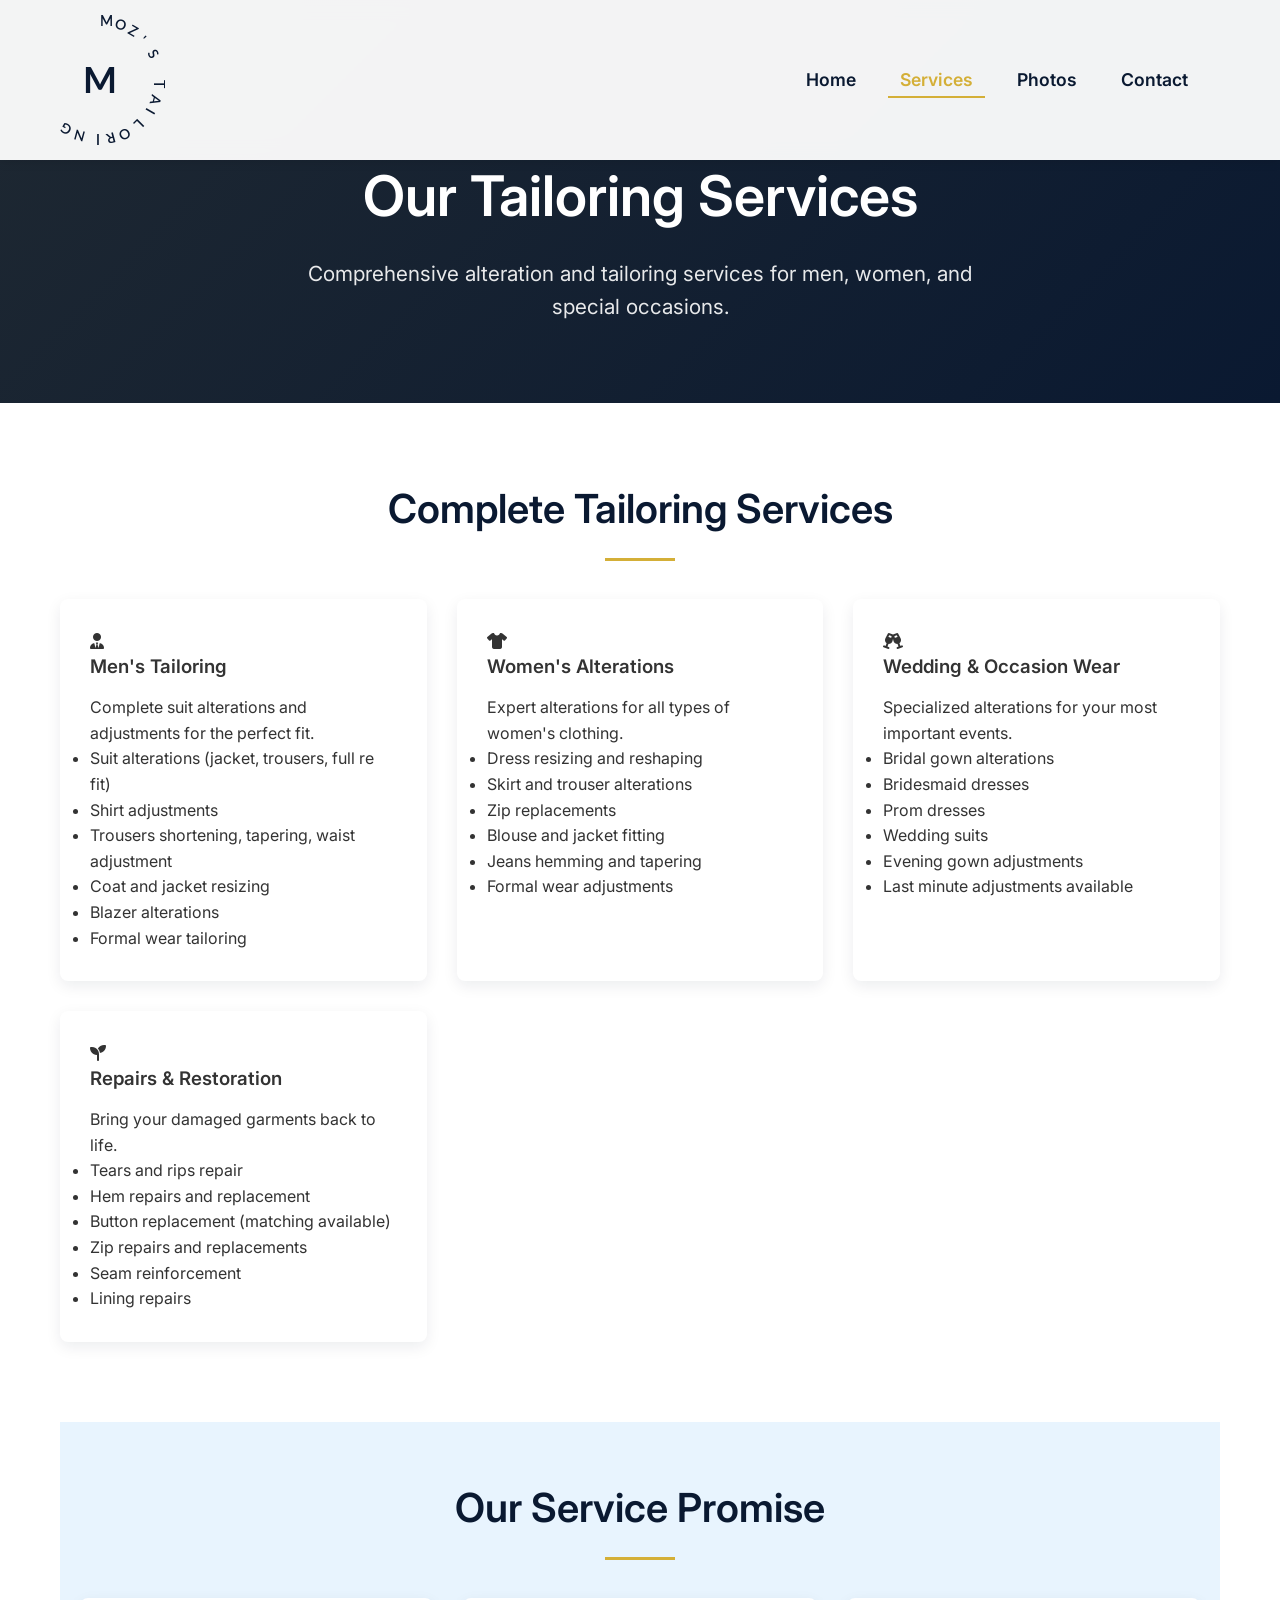
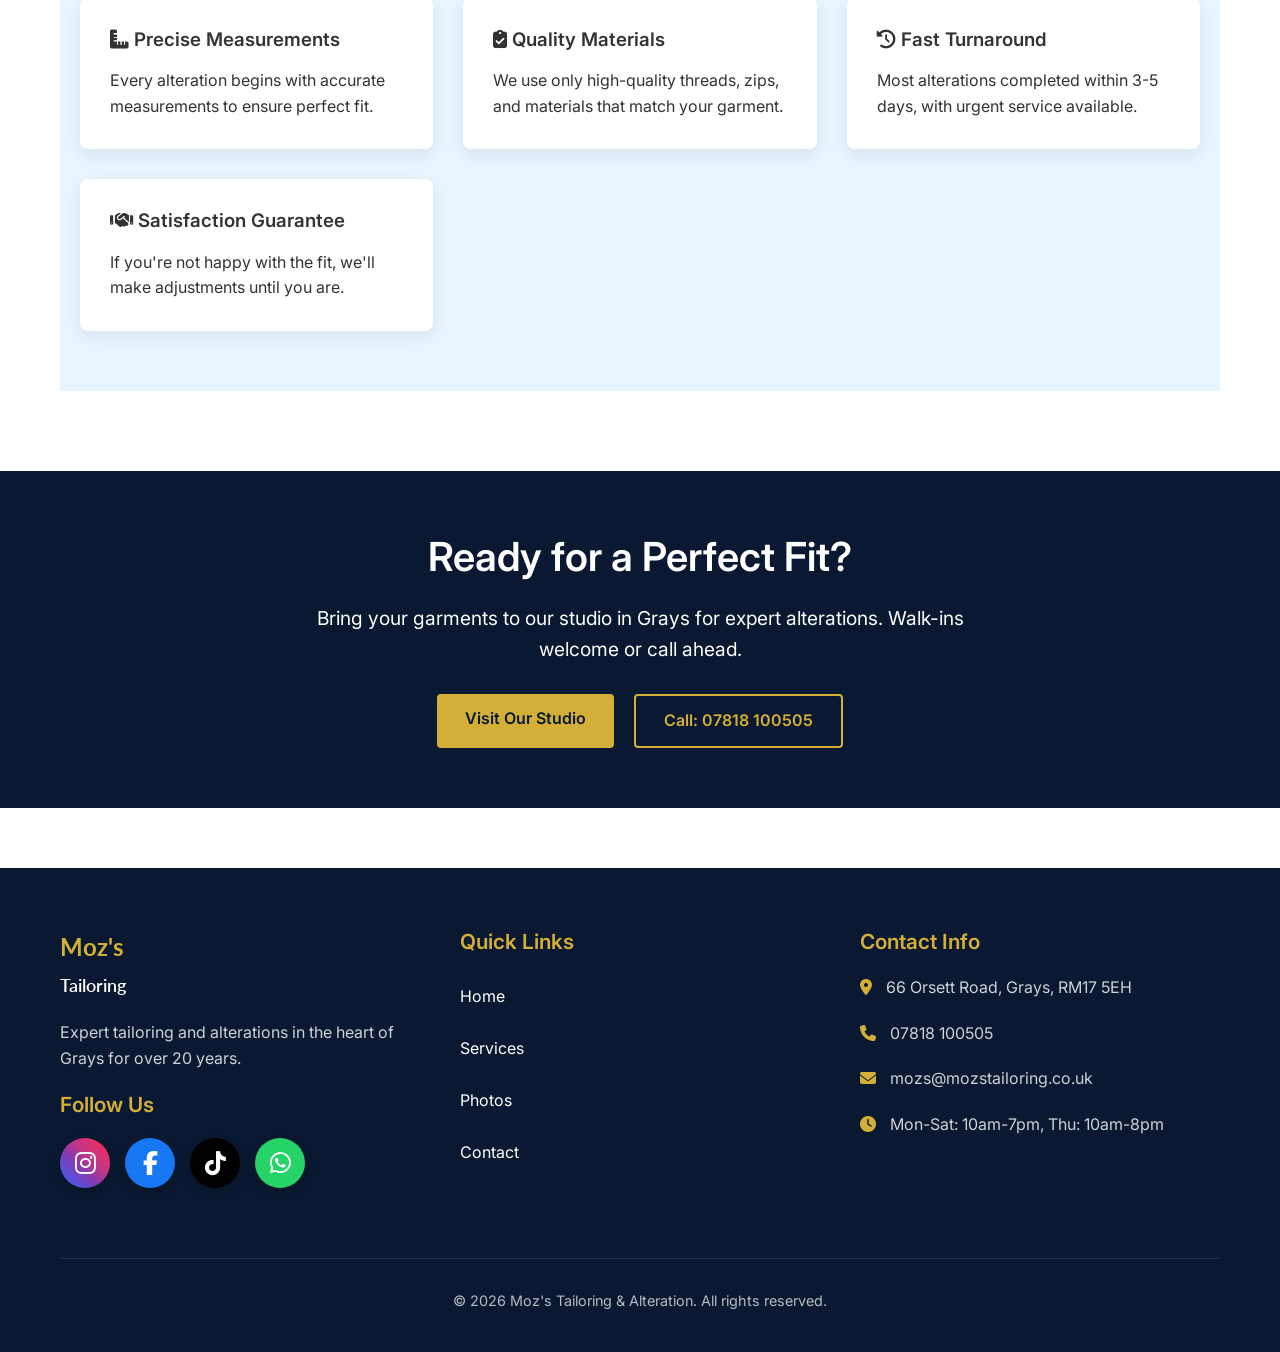
<file: services.html>
<!DOCTYPE html>
<html lang="en">
<head>
    <meta charset="UTF-8">
    <meta name="viewport" content="width=device-width, initial-scale=1.0">
    <title>Our Services | Moz's Tailoring & Alteration</title>
    <!-- Favicon -->
    <link rel="icon" type="image/x-icon" href="favicon.ico">
    <link rel="apple-touch-icon" sizes="180x180" href="apple-touch-icon.png">
    <link rel="icon" type="image/png" sizes="32x32" href="favicon-32x32.png">
    <link rel="icon" type="image/png" sizes="16x16" href="favicon-16x16.png">
    
    <link rel="stylesheet" href="https://cdnjs.cloudflare.com/ajax/libs/font-awesome/6.4.0/css/all.min.css">
    <link rel="preconnect" href="https://fonts.googleapis.com">
    <link rel="preconnect" href="https://fonts.gstatic.com" crossorigin>
    <link href="https://fonts.googleapis.com/css2?family=Inter:wght@300;400;500;600;700&family=Lato:wght@400;500;600&display=swap" rel="stylesheet">
    <link rel="stylesheet" href="style.css">
    <!-- Circular logo styles removed - now in style.css -->
</head>
<body>
    <!-- Main Header (Shared) -->
    <header class="main-header">
        <div class="container header-container">
            <a href="index.html" class="logo-container">
                <div class="circular-logo-container">
                    <div class="circular-logo-text">
                        <span style="transform: rotate(0deg)">M</span>
                        <span style="transform: rotate(15deg)">O</span>
                        <span style="transform: rotate(30deg)">Z</span>
                        <span style="transform: rotate(45deg)">'</span>
                        <span style="transform: rotate(60deg)">S</span>
                        <span style="transform: rotate(90deg)">T</span>
                        <span style="transform: rotate(105deg)">A</span>
                        <span style="transform: rotate(120deg)">I</span>
                        <span style="transform: rotate(135deg)">L</span>
                        <span style="transform: rotate(150deg)">O</span>
                        <span style="transform: rotate(165deg)">R</span>
                        <span style="transform: rotate(180deg)">I</span>
                        <span style="transform: rotate(195deg)">N</span>
                        <span style="transform: rotate(210deg)">G</span>
                    </div>
                    <div class="logo-fallback">M</div>
                </div>
            </a>
            
            <nav class="main-nav">
                <div class="mobile-toggle">
                    <i class="fas fa-bars"></i>
                </div>
                <ul>
                    <li><a href="index.html">Home</a></li>
                    <li><a href="services.html" class="active">Services</a></li>
                    <li><a href="photos.html">Photos</a></li>
                    <li><a href="contact.html">Contact</a></li>
                </ul>
            </nav>
        </div>
    </header>

    <!-- Page Hero -->
    <section class="page-hero">
        <div class="container page-hero-content">
            <h1 class="fade-in">Our Tailoring Services</h1>
            <p class="fade-in delay-1">Comprehensive alteration and tailoring services for men, women, and special occasions.</p>
        </div>
    </section>

    <!-- Services Section -->
    <section id="services">
        <div class="container">
            <div class="section-title">
                <h2>Complete Tailoring Services</h2>
            </div>
            <div class="services-grid">
                <!-- Men's Tailoring -->
                <div class="service-card fade-in" id="mens">
                    <div class="service-icon">
                        <i class="fas fa-user-tie"></i>
                    </div>
                    <div class="service-content">
                        <h3>Men's Tailoring</h3>
                        <p>Complete suit alterations and adjustments for the perfect fit.</p>
                        <ul>
                            <li>Suit alterations (jacket, trousers, full re fit)</li>
                            <li>Shirt adjustments</li>
                            <li>Trousers shortening, tapering, waist adjustment</li>
                            <li>Coat and jacket resizing</li>
                            <li>Blazer alterations</li>
                            <li>Formal wear tailoring</li>
                        </ul>
                    </div>
                </div>
                
                <!-- Women's Alterations -->
                <div class="service-card fade-in delay-1" id="womens">
                    <div class="service-icon">
                        <i class="fas fa-tshirt"></i>
                    </div>
                    <div class="service-content">
                        <h3>Women's Alterations</h3>
                        <p>Expert alterations for all types of women's clothing.</p>
                        <ul>
                            <li>Dress resizing and reshaping</li>
                            <li>Skirt and trouser alterations</li>
                            <li>Zip replacements</li>
                            <li>Blouse and jacket fitting</li>
                            <li>Jeans hemming and tapering</li>
                            <li>Formal wear adjustments</li>
                        </ul>
                    </div>
                </div>
                
                <!-- Wedding & Occasion Wear -->
                <div class="service-card fade-in delay-2" id="wedding">
                    <div class="service-icon">
                        <i class="fas fa-glass-cheers"></i>
                    </div>
                    <div class="service-content">
                        <h3>Wedding & Occasion Wear</h3>
                        <p>Specialized alterations for your most important events.</p>
                        <ul>
                            <li>Bridal gown alterations</li>
                            <li>Bridesmaid dresses</li>
                            <li>Prom dresses</li>
                            <li>Wedding suits</li>
                            <li>Evening gown adjustments</li>
                            <li>Last minute adjustments available</li>
                        </ul>
                    </div>
                </div>
                
                <!-- Repairs -->
                <div class="service-card fade-in delay-3" id="repairs">
                    <div class="service-icon">
                        <i class="fas fa-seedling"></i>
                    </div>
                    <div class="service-content">
                        <h3>Repairs & Restoration</h3>
                        <p>Bring your damaged garments back to life.</p>
                        <ul>
                            <li>Tears and rips repair</li>
                            <li>Hem repairs and replacement</li>
                            <li>Button replacement (matching available)</li>
                            <li>Zip repairs and replacements</li>
                            <li>Seam reinforcement</li>
                            <li>Lining repairs</li>
                        </ul>
                    </div>
                </div>
            </div>
            
            <!-- Why Choose Us Section -->
            <div class="why-us" style="margin-top: 80px; padding: 60px 0;">
                <div class="container">
                    <div class="section-title">
                        <h2>Our Service Promise</h2>
                    </div>
                    <div class="why-grid">
                        <div class="why-item fade-in">
                            <h3><i class="fas fa-ruler-combined"></i> Precise Measurements</h3>
                            <p>Every alteration begins with accurate measurements to ensure perfect fit.</p>
                        </div>
                        <div class="why-item fade-in delay-1">
                            <h3><i class="fas fa-clipboard-check"></i> Quality Materials</h3>
                            <p>We use only high-quality threads, zips, and materials that match your garment.</p>
                        </div>
                        <div class="why-item fade-in delay-2">
                            <h3><i class="fas fa-history"></i> Fast Turnaround</h3>
                            <p>Most alterations completed within 3-5 days, with urgent service available.</p>
                        </div>
                        <div class="why-item fade-in delay-3">
                            <h3><i class="fas fa-handshake"></i> Satisfaction Guarantee</h3>
                            <p>If you're not happy with the fit, we'll make adjustments until you are.</p>
                        </div>
                    </div>
                </div>
            </div>
        </div>
    </section>

    <!-- CTA Section -->
    <section style="background-color: var(--primary); color: var(--secondary); padding: 60px 0; text-align: center;">
        <div class="container">
            <h2 style="font-size: 2.5rem; margin-bottom: 20px;">Ready for a Perfect Fit?</h2>
            <p style="font-size: 1.2rem; margin-bottom: 30px; max-width: 700px; margin-left: auto; margin-right: auto;">
                Bring your garments to our studio in Grays for expert alterations. Walk-ins welcome or call ahead.
            </p>
            <div style="display: flex; gap: 20px; justify-content: center; flex-wrap: wrap;">
                <a href="contact.html" class="btn" style="background-color: var(--accent); color: var(--primary);">Visit Our Studio</a>
                <a href="tel:07818100505" class="btn" style="background-color: transparent; border: 2px solid var(--accent); color: var(--accent);">Call: 07818 100505</a>
            </div>
        </div>
    </section>

    <!-- Footer (Shared) -->
    <footer>
        <div class="container">
            <div class="footer-content">
                <div>
                    <div class="footer-logo-container">
                        <div class="footer-text-top">Moz's</div>
                        <div class="footer-text-bottom">Tailoring</div>
                    </div>
                    <p>Expert tailoring and alterations in the heart of Grays for over 20 years.</p>
                    
                    <div class="social-media">
                        <h4>Follow Us</h4>
                        <div class="social-icons">
                            <a href="https://www.instagram.com/" target="_blank" class="social-icon instagram">
                                <i class="fab fa-instagram"></i>
                            </a>
                            <a href="https://www.facebook.com/" target="_blank" class="social-icon facebook">
                                <i class="fab fa-facebook-f"></i>
                            </a>
                            <a href="https://www.tiktok.com/" target="_blank" class="social-icon tiktok">
                                <i class="fab fa-tiktok"></i>
                            </a>
                            <a href="https://wa.me/447818100505" target="_blank" class="social-icon whatsapp">
                                <i class="fab fa-whatsapp"></i>
                            </a>
                        </div>
                    </div>
                </div>
                <div>
                    <h3>Quick Links</h3>
                    <ul style="list-style: none;">
                        <li><a href="index.html" style="color: var(--secondary); text-decoration: none; line-height: 2;">Home</a></li>
                        <li><a href="services.html" style="color: var(--secondary); text-decoration: none; line-height: 2;">Services</a></li>
                        <li><a href="photos.html" style="color: var(--secondary); text-decoration: none; line-height: 2;">Photos</a></li>
                        <li><a href="contact.html" style="color: var(--secondary); text-decoration: none; line-height: 2;">Contact</a></li>
                    </ul>
                </div>
                <div>
                    <h3>Contact Info</h3>
                    <p><i class="fas fa-map-marker-alt" style="color: var(--accent); margin-right: 10px;"></i> 66 Orsett Road, Grays, RM17 5EH</p>
                    <p><i class="fas fa-phone" style="color: var(--accent); margin-right: 10px;"></i> 07818 100505</p>
                    <p><i class="fas fa-envelope" style="color: var(--accent); margin-right: 10px;"></i> mozs@mozstailoring.co.uk</p>
                    <p><i class="fas fa-clock" style="color: var(--accent); margin-right: 10px;"></i> Mon-Sat: 10am-7pm, Thu: 10am-8pm</p>
                </div>
            </div>
            <div class="copyright">
                <p>&copy; 2026 Moz's Tailoring & Alteration. All rights reserved.</p>
            </div>
        </div>
    </footer>

    <script src="script.js"></script>
</body>
</html>
</file>
<file: style.css>
:root {
    --primary: #0A1931; /* Deep Navy */
    --secondary: #FFFFFF; /* Clean White */
    --accent: #D4AF37; /* Tailor Gold */
    --neutral: #E8F4FE; /* Light Sky Blue */
    --text-dark: #333333;
    --text-light: #666666;
    --shadow: 0 5px 15px rgba(10, 25, 49, 0.08);
    --transition: all 0.3s ease;
}

* {
    margin: 0;
    padding: 0;
    box-sizing: border-box;
}

body {
    font-family: 'Inter', sans-serif;
    line-height: 1.6;
    color: var(--text-dark);
    background-color: var(--secondary);
    overflow-x: hidden;
}

h1, h2, h3, h4 {
    font-family: 'Inter', sans-serif;
    font-weight: 600;
    line-height: 1.3;
    margin-bottom: 1rem;
}

.container {
    width: 100%;
    max-width: 1200px;
    margin: 0 auto;
    padding: 0 20px;
}

section {
    padding: 80px 0;
}

.section-title {
    text-align: center;
    margin-bottom: 3rem;
    position: relative;
}

.section-title h2 {
    font-size: 2.5rem;
    color: var(--primary);
    display: inline-block;
}

.section-title h2:after {
    content: '';
    position: absolute;
    width: 70px;
    height: 3px;
    background-color: var(--accent);
    bottom: -10px;
    left: 50%;
    transform: translateX(-50%);
}

.btn {
    display: inline-block;
    padding: 12px 28px;
    background-color: var(--accent);
    color: var(--primary);
    border: none;
    border-radius: 4px;
    font-weight: 600;
    font-size: 1rem;
    cursor: pointer;
    transition: var(--transition);
    text-decoration: none;
    text-align: center;
}

.btn:hover {
    background-color: #C19B2C;
    transform: translateY(-3px);
    box-shadow: var(--shadow);
}

/* ========== FIXED HEADER - WITH ROTATING CIRCULAR LOGO ========== */
.main-header {
    position: fixed;
    top: 0;
    left: 0;
    width: 100%;
    z-index: 1000;
    background: rgba(255, 255, 255, 0.95) !important;
    backdrop-filter: blur(10px) !important;
    box-shadow: 0 2px 10px rgba(0, 0, 0, 0.1) !important;
    padding: 0 !important;
    margin: 0 !important;
    border: none !important;
    transition: var(--transition);
}

.header-container {
    display: flex;
    justify-content: space-between;
    align-items: center;
    padding: 10px 20px !important;
    background: transparent !important;
    max-width: 1200px;
    margin: 0 auto;
}

/* ========== ROTATING CIRCULAR TEXT LOGO (HTML/CSS VERSION) ========== */
.logo-container {
    display: flex;
    flex-direction: column;
    align-items: center;
    text-decoration: none;
    z-index: 100;
    position: relative;
    left: -30px; /* Move the logo further to the left */
}

.circular-logo-container {
    position: relative;
    width: 140px; /* Reduced from 160px */
    height: 140px; /* Reduced from 160px */
    margin: 0;
    display: flex;
    align-items: center;
    justify-content: center;
}

.circular-logo-text {
    position: absolute;
    width: 100%;
    height: 100%;
    animation: rotateText 20s linear infinite;
}

.circular-logo-text span {
    position: absolute;
    left: 50%;
    top: 0;
    transform-origin: 0 70px; /* Adjusted from 80px */
    font-family: 'Lato', sans-serif;
    font-weight: 600;
    font-size: 14px; /* Reduced from 16px */
    letter-spacing: 1px;
    text-transform: uppercase;
    color: var(--primary); /* Changed from snow to match header */
}

.logo-fallback {
    font-family: 'Lato', sans-serif;
    font-size: 36px; /* Reduced from 42px */
    font-weight: 700;
    color: var(--primary); /* Changed from snow to match header */
    background-color: transparent;
    width: 60px; /* Reduced from 70px */
    height: 60px; /* Reduced from 70px */
    display: flex;
    align-items: center;
    justify-content: center;
    border-radius: 50%;
}

.logo-text-top, .logo-text-bottom {
    display: none;
}

@keyframes rotateText {
    0% {
        transform: rotate(0deg);
    }
    100% {
        transform: rotate(360deg);
    }
}

/* ========== NAVIGATION ========== */
.main-nav ul {
    display: flex;
    list-style: none;
    gap: 20px; /* Reduced from 30px for better spacing */
    background: transparent;
    margin: 0;
    padding: 0;
    margin-right: 20px; /* Add right margin */
}

.main-nav a {
    color: var(--primary);
    text-decoration: none;
    font-weight: 600;
    font-size: 1.1rem;
    transition: var(--transition);
    padding: 8px 12px;
    position: relative;
    background: transparent;
    border-radius: 4px;
}

.main-nav a:after {
    content: '';
    position: absolute;
    width: 0;
    height: 2px;
    background: var(--accent);
    left: 0;
    bottom: 0;
    transition: var(--transition);
}

.main-nav a:hover {
    color: var(--accent);
    background: rgba(212, 175, 55, 0.1);
}

.main-nav a:hover:after {
    width: 100%;
}

.main-nav a.active {
    color: var(--accent);
}

.main-nav a.active:after {
    width: 100%;
}

/* Mobile menu toggle */
.mobile-toggle {
    display: none;
    color: var(--primary);
    font-size: 1.5rem;
    cursor: pointer;
    background: rgba(255, 255, 255, 0.9);
    padding: 10px;
    border-radius: 4px;
    border: 1px solid rgba(10, 25, 49, 0.1);
}

/* ========== HERO SECTION - ADJUSTED FOR LOGO SPACE ========== */
.hero {
    position: relative;
    height: 100vh;
    min-height: 700px;
    color: var(--secondary);
    text-align: center;
    overflow: hidden;
    margin-top: 0;
    padding-top: 140px; /* Increased to account for fixed header */
}

.hero-slideshow {
    position: absolute;
    top: 0;
    left: 0;
    width: 100%;
    height: 100%;
    z-index: -1;
}

.hero-slide {
    position: absolute;
    top: 0;
    left: 0;
    width: 100%;
    height: 100%;
    opacity: 0;
    transition: opacity 1s ease-in-out;
    background-size: cover;
    background-position: center;
    background-repeat: no-repeat;
}

.hero-slide.active {
    opacity: 1;
    z-index: 1;
}

.hero-slide.slide-1 {
    background-image: linear-gradient(rgba(10, 25, 49, 0.4), rgba(10, 25, 49, 0.3)), url('images/moz1.jpg');
}

.hero-slide.slide-2 {
    background-image: linear-gradient(rgba(10, 25, 49, 0.4), rgba(10, 25, 49, 0.3)), url('images/moz2.jpg');
}

/* Removed slide-3 as requested */

.hero-content {
    position: absolute;
    top: 50%;
    left: 50%;
    transform: translate(-50%, -50%);
    z-index: 2;
    max-width: 900px;
    width: 90%;
    text-align: center;
    text-shadow: 0 2px 8px rgba(0, 0, 0, 0.6);
}

.hero h1 {
    font-size: 3.5rem; /* Reduced from 4rem for better fit */
    margin-bottom: 2rem;
    color: var(--secondary);
    line-height: 1.2;
    padding-top: 20px; /* Add some top padding */
}

.hero .btn {
    background-color: var(--accent);
    color: var(--primary);
    font-size: 1.3rem;
    padding: 18px 40px;
    box-shadow: 0 6px 20px rgba(0, 0, 0, 0.3);
    font-weight: 700;
    margin-top: 2rem;
}

.hero-title-container {
    position: relative;
    display: inline-block;
    margin-bottom: 2rem;
    margin-top: 20px; /* Add top margin */
}

.hero-title-container:after {
    content: '';
    position: absolute;
    width: 150px;
    height: 4px;
    background-color: var(--accent);
    bottom: -20px;
    left: 50%;
    transform: translateX(-50%);
    box-shadow: 0 2px 8px rgba(212, 175, 55, 0.5);
}

.premium-tagline {
    font-size: 1.8rem !important;
    margin-bottom: 3rem !important;
    color: var(--accent) !important;
    font-weight: 700 !important;
    text-shadow: 0 2px 8px rgba(0, 0, 0, 0.6) !important;
    letter-spacing: 1px;
}

/* ========== PAGE HERO ========== */
.page-hero {
    background-color: var(--primary);
    color: var(--secondary);
    text-align: center;
    padding: 160px 0 80px; /* Increased top padding for fixed header */
    margin-top: 0;
    position: relative;
    overflow: hidden;
}

.page-hero:before {
    content: '';
    position: absolute;
    top: 0;
    left: 0;
    right: 0;
    bottom: 0;
    background: linear-gradient(135deg, rgba(212, 175, 55, 0.1), rgba(10, 25, 49, 0.9));
    z-index: 1;
}

.page-hero-content {
    position: relative;
    z-index: 2;
}

.page-hero h1 {
    font-size: 3.5rem;
    margin-bottom: 1.5rem;
    color: var(--secondary);
}

.page-hero p {
    font-size: 1.3rem;
    max-width: 700px;
    margin: 0 auto;
    color: rgba(255, 255, 255, 0.9);
}

/* ========== FOOTER ========== */
footer {
    background-color: var(--primary);
    color: var(--secondary);
    padding: 60px 0 40px; /* Added bottom padding */
    margin-top: 60px; /* Added space above footer */
}

.footer-content {
    display: grid;
    grid-template-columns: repeat(auto-fit, minmax(300px, 1fr));
    gap: 40px;
    margin-bottom: 40px;
}

.footer-content > div {
    margin-bottom: 30px;
}

.footer-logo-container {
    display: flex;
    flex-direction: column;
    align-items: flex-start;
    margin-bottom: 20px;
}

.footer-logo-image {
    width: 80px;
    height: 80px;
    border-radius: 50%;
    margin-bottom: 10px;
}

.footer-text-top {
    font-family: 'Lato', sans-serif;
    font-size: 24px;
    font-weight: 700;
    color: var(--accent);
    margin-bottom: 5px;
}

.footer-text-bottom {
    font-family: 'Lato', sans-serif;
    font-size: 18px;
    font-weight: 600;
    color: var(--secondary);
}

.footer-content p {
    color: rgba(255, 255, 255, 0.8);
    line-height: 1.6;
    margin-bottom: 20px;
}

.footer-content h3, .footer-content h4 {
    color: var(--accent);
    margin-bottom: 20px;
    font-size: 1.3rem;
}

/* Footer Links */
.footer-content ul {
    list-style: none;
    padding: 0;
}

.footer-content ul li {
    margin-bottom: 10px;
}

.footer-content ul li a {
    color: rgba(255, 255, 255, 0.9);
    text-decoration: none;
    transition: var(--transition);
    display: block;
    padding: 5px 0;
}

.footer-content ul li a:hover {
    color: var(--accent);
    transform: translateX(5px);
}

/* Contact Info in Footer */
.footer-contact-info p {
    display: flex;
    align-items: flex-start;
    margin-bottom: 15px;
    color: rgba(255, 255, 255, 0.9);
}

.footer-contact-info i {
    color: var(--accent);
    margin-right: 10px;
    margin-top: 3px;
    min-width: 20px;
}

/* Social Media Icons - FIXED */
.social-media {
    margin-top: 20px;
}

.social-icons {
    display: flex;
    gap: 15px;
    flex-wrap: wrap;
    margin-top: 10px;
}

.social-icon {
    display: flex;
    align-items: center;
    justify-content: center;
    width: 50px;
    height: 50px;
    border-radius: 50%;
    color: white;
    font-size: 1.5rem;
    transition: var(--transition);
    text-decoration: none;
    box-shadow: 0 4px 10px rgba(0, 0, 0, 0.2);
}

.social-icon.instagram {
    background: linear-gradient(45deg, #405DE6, #5851DB, #833AB4, #C13584, #E1306C, #FD1D1D);
}

.social-icon.facebook {
    background-color: #1877F2;
}

.social-icon.tiktok {
    background-color: #000000;
}

.social-icon.whatsapp {
    background-color: #25D366;
}

.social-icon:hover {
    transform: translateY(-3px);
    box-shadow: 0 6px 15px rgba(0, 0, 0, 0.3);
}

.copyright {
    text-align: center;
    padding-top: 30px;
    border-top: 1px solid rgba(255, 255, 255, 0.1);
    color: rgba(255, 255, 255, 0.7);
    font-size: 0.9rem;
}

/* ========== SERVICES GRID LAYOUT FIX ========== */
.services-grid {
    display: grid;
    grid-template-columns: repeat(auto-fit, minmax(300px, 1fr));
    gap: 30px;
}

.service-card {
    background-color: var(--secondary);
    border-radius: 8px;
    overflow: hidden;
    box-shadow: var(--shadow);
    transition: var(--transition);
    padding: 30px;
    display: flex;
    flex-direction: column;
    height: 100%;
}

.service-content {
    flex-grow: 1;
    display: flex;
    flex-direction: column;
}

.service-content .btn {
    margin-top: auto;
    align-self: flex-start;
}

/* ========== REST OF YOUR CSS (KEEP ALL EXISTING STYLES) ========== */

/* Why Choose Us Section */
.why-us {
    background-color: var(--neutral);
}

.why-grid {
    display: grid;
    grid-template-columns: repeat(auto-fit, minmax(300px, 1fr));
    gap: 30px;
}

.why-item {
    background-color: var(--secondary);
    padding: 30px;
    border-radius: 8px;
    box-shadow: var(--shadow);
}

/* Gallery Section - FIXED */
.gallery-grid {
    display: grid;
    grid-template-columns: repeat(auto-fill, minmax(280px, 1fr));
    gap: 20px;
}

.gallery-item {
    border-radius: 8px;
    overflow: hidden;
    height: 250px;
    position: relative;
}

.gallery-item img {
    width: 100%;
    height: 100%;
    object-fit: cover;
    transition: var(--transition);
}

.gallery-item:hover img {
    transform: scale(1.05);
}

/* Contact Section */
.contact-container {
    display: grid;
    grid-template-columns: repeat(auto-fit, minmax(300px, 1fr));
    gap: 50px;
}

.contact-info {
    background-color: var(--primary);
    color: var(--secondary);
    padding: 40px;
    border-radius: 8px;
}

.contact-details {
    margin-bottom: 30px;
}

.contact-details > div {
    display: flex;
    align-items: flex-start;
    margin-bottom: 15px;
}

.contact-details i {
    color: var(--accent);
    margin-right: 15px;
    margin-top: 3px;
    min-width: 20px;
}

.contact-details p {
    color: rgba(255, 255, 255, 0.9);
    line-height: 1.6;
}

.hours {
    margin-top: 30px;
    padding-top: 20px;
    border-top: 1px solid rgba(255, 255, 255, 0.1);
}

.hours h3 {
    color: var(--accent);
    margin-bottom: 15px;
}

.hours p {
    display: flex;
    justify-content: space-between;
    margin-bottom: 10px;
    color: rgba(255, 255, 255, 0.9);
}

.map-container {
    border-radius: 8px;
    overflow: hidden;
    box-shadow: var(--shadow);
}

.map-container iframe {
    width: 100%;
    height: 400px;
    border: none;
    display: block;
}

/* ========== RESPONSIVE DESIGN ========== */
@media (max-width: 768px) {
    .mobile-toggle {
        display: block;
    }
    
    .main-nav ul {
        position: fixed;
        top: 0;
        left: 0;
        width: 100%;
        height: 100vh;
        background-color: rgba(255, 255, 255, 0.98);
        flex-direction: column;
        align-items: center;
        justify-content: center;
        padding: 20px 0;
        clip-path: polygon(0 0, 100% 0, 100% 0, 0 0);
        transition: var(--transition);
        z-index: 1000;
        gap: 30px;
        backdrop-filter: blur(10px);
    }
    
    .main-nav ul.active {
        clip-path: polygon(0 0, 100% 0, 100% 100%, 0 100%);
    }
    
    .main-nav a {
        font-size: 1.3rem;
        padding: 10px 20px;
        color: var(--primary);
    }
    
    /* Circular logo adjustments for mobile */
    .logo-container {
        left: -20px; /* Adjust left positioning for mobile */
    }
    
    .circular-logo-container {
        width: 100px; /* Further reduced for mobile */
        height: 100px; /* Further reduced for mobile */
    }
    
    .circular-logo-text span {
        font-size: 12px; /* Further reduced for mobile */
        transform-origin: 0 50px; /* Adjusted for smaller size */
    }
    
    .logo-fallback {
        font-size: 28px; /* Further reduced for mobile */
        width: 50px; /* Further reduced for mobile */
        height: 50px; /* Further reduced for mobile */
    }
    
    .hero {
        min-height: 600px;
        padding-top: 120px; /* Adjust for mobile */
    }
    
    .hero h1 {
        font-size: 2.5rem; /* Further reduced for mobile */
        padding-top: 10px; /* Adjust for mobile */
    }
    
    .premium-tagline {
        font-size: 1.6rem !important;
    }
    
    .page-hero {
        padding: 140px 0 60px; /* Adjust for mobile */
    }
    
    .footer-content {
        grid-template-columns: 1fr;
        gap: 30px;
    }
}

@media (max-width: 576px) {
    /* Further circular logo adjustments for small mobile */
    .logo-container {
        left: -15px; /* Further adjust for small mobile */
    }
    
    .circular-logo-container {
        width: 80px; /* Very small for mobile */
        height: 80px; /* Very small for mobile */
    }
    
    .circular-logo-text span {
        font-size: 10px; /* Very small for mobile */
        transform-origin: 0 40px; /* Adjusted for very small size */
    }
    
    .logo-fallback {
        font-size: 24px; /* Very small for mobile */
        width: 40px; /* Very small for mobile */
        height: 40px; /* Very small for mobile */
    }
    
    .hero {
        padding-top: 100px; /* Further adjust for small mobile */
    }
    
    .hero h1 {
        font-size: 2rem; /* Very small for mobile */
        padding-top: 5px; /* Adjust for small mobile */
    }
    
    .premium-tagline {
        font-size: 1.4rem !important;
    }
    
    .page-hero {
        padding: 120px 0 40px; /* Further adjust for small mobile */
    }
    
    .page-hero h1 {
        font-size: 2.5rem;
    }
    
    .gallery-grid {
        grid-template-columns: 1fr;
    }
    
    .contact-container {
        grid-template-columns: 1fr;
        gap: 30px;
    }
}

/* Smooth scrolling */
html {
    scroll-behavior: smooth;
    scroll-padding-top: 100px; /* Add padding for fixed header */
}

/* ========== SERVICE DETAILS PAGE ========== */
.service-detail {
    margin-bottom: 80px;
}

.service-detail-content {
    display: grid;
    grid-template-columns: 1fr 1fr;
    gap: 50px;
    align-items: center;
    margin-top: 30px;
}

.service-detail-content.reverse {
    direction: rtl;
}

.service-detail-content.reverse .service-detail-text {
    direction: ltr;
}

.service-detail-text {
    padding: 20px;
}

.service-detail-text h3 {
    color: var(--primary);
    margin: 20px 0 15px;
    font-size: 1.4rem;
}

.service-detail-text ul {
    list-style: none;
    margin: 15px 0;
}

.service-detail-text li {
    margin-bottom: 10px;
    padding-left: 25px;
    position: relative;
}

.service-detail-text li:before {
    content: '✓';
    position: absolute;
    left: 0;
    color: var(--accent);
    font-weight: bold;
}

.service-detail-text .highlight {
    background-color: var(--neutral);
    padding: 15px;
    border-radius: 4px;
    border-left: 4px solid var(--accent);
    margin-top: 20px;
    font-weight: 600;
}

.service-detail-image {
    border-radius: 8px;
    overflow: hidden;
    height: 400px;
}

.service-detail-image img {
    width: 100%;
    height: 100%;
    object-fit: cover;
    transition: var(--transition);
}

.service-detail-image:hover img {
    transform: scale(1.05);
}

.pricing-info {
    background-color: var(--neutral);
    padding: 50px;
    border-radius: 8px;
    margin-top: 60px;
}

.pricing-grid {
    display: grid;
    grid-template-columns: repeat(auto-fit, minmax(300px, 1fr));
    gap: 30px;
    margin: 40px 0;
}

.pricing-card {
    background-color: var(--secondary);
    padding: 30px;
    border-radius: 8px;
    box-shadow: var(--shadow);
}

.pricing-card h3 {
    color: var(--primary);
    display: flex;
    align-items: center;
    margin-bottom: 20px;
}

.pricing-card h3 i {
    color: var(--accent);
    margin-right: 10px;
}

.cta-box {
    text-align: center;
    background: linear-gradient(135deg, var(--primary), #0d2142);
    color: var(--secondary);
    padding: 50px;
    border-radius: 8px;
    margin-top: 50px;
}

.cta-box h3 {
    color: var(--secondary);
    margin-bottom: 15px;
}

.cta-box .btn {
    background-color: var(--accent);
    color: var(--primary);
    margin-top: 20px;
}

/* ========== PHOTOS PAGE ========== */
.gallery-category {
    margin-bottom: 60px;
}

.gallery-category h3 {
    color: var(--primary);
    margin-bottom: 30px;
    font-size: 1.8rem;
    text-align: center;
}

.gallery-caption {
    position: absolute;
    bottom: 0;
    left: 0;
    right: 0;
    background: rgba(10, 25, 49, 0.85);
    color: var(--secondary);
    padding: 15px;
    text-align: center;
    opacity: 0;
    transition: var(--transition);
}

.gallery-item:hover .gallery-caption {
    opacity: 1;
}

.testimonials {
    margin-top: 80px;
}

.testimonial-grid {
    display: grid;
    grid-template-columns: repeat(auto-fit, minmax(300px, 1fr));
    gap: 30px;
    margin-top: 40px;
}

.testimonial-card {
    background-color: var(--secondary);
    padding: 30px;
    border-radius: 8px;
    box-shadow: var(--shadow);
    position: relative;
}

.testimonial-card:before {
    content: '"';
    position: absolute;
    top: 20px;
    left: 20px;
    font-size: 4rem;
    color: var(--accent);
    opacity: 0.3;
    font-family: serif;
}

.testimonial-text {
    padding-left: 20px;
    margin-bottom: 20px;
    font-style: italic;
    line-height: 1.8;
}

.testimonial-author {
    border-top: 1px solid var(--neutral);
    padding-top: 15px;
    display: flex;
    flex-direction: column;
}

.testimonial-author strong {
    color: var(--primary);
}

.testimonial-author span {
    color: var(--text-light);
    font-size: 0.9rem;
}

/* ========== CONTACT PAGE ========== */
.contact-form-container {
    max-width: 800px;
    margin: 80px auto;
}

.form-group {
    margin-bottom: 25px;
}

.form-group label {
    display: block;
    margin-bottom: 8px;
    font-weight: 600;
    color: var(--primary);
}

.form-input {
    width: 100%;
    padding: 12px 15px;
    border: 1px solid #ddd;
    border-radius: 4px;
    font-family: 'Inter', sans-serif;
    font-size: 1rem;
    transition: var(--transition);
}

.form-input:focus {
    outline: none;
    border-color: var(--accent);
    box-shadow: 0 0 0 3px rgba(212, 175, 55, 0.1);
}

textarea.form-input {
    resize: vertical;
    min-height: 120px;
}

.checkbox-label {
    display: flex;
    align-items: flex-start;
    font-weight: normal;
    cursor: pointer;
}

.checkbox-label input {
    margin-right: 10px;
    margin-top: 3px;
}

.visit-info {
    margin-top: 30px;
    padding-top: 30px;
    border-top: 1px solid rgba(255, 255, 255, 0.1);
}

.visit-info h4 {
    color: var(--accent);
    margin-bottom: 15px;
}

.visit-info ul {
    list-style: none;
}

.visit-info li {
    margin-bottom: 10px;
    padding-left: 25px;
    position: relative;
}

.visit-info li:before {
    content: '✓';
    position: absolute;
    left: 0;
    color: var(--accent);
}

.faq-section {
    margin-top: 80px;
}

.faq-grid {
    display: grid;
    grid-template-columns: repeat(auto-fit, minmax(300px, 1fr));
    gap: 30px;
    margin-top: 40px;
}

.faq-item {
    background-color: var(--neutral);
    padding: 25px;
    border-radius: 8px;
}

.faq-item h3 {
    color: var(--primary);
    margin-bottom: 15px;
    font-size: 1.3rem;
}

/* ========== RESPONSIVE ADJUSTMENTS ========== */
@media (max-width: 992px) {
    .service-detail-content {
        grid-template-columns: 1fr;
        gap: 30px;
    }
    
    .service-detail-content.reverse {
        direction: ltr;
    }
    
    .service-detail-image {
        height: 300px;
    }
}

@media (max-width: 768px) {
    .pricing-info {
        padding: 30px;
    }
    
    .cta-box {
        padding: 30px;
    }
    
    .contact-form-container {
        margin: 50px auto;
    }
}

@media (max-width: 576px) {
    .service-detail-text {
        padding: 10px;
    }
    
    .pricing-info {
        padding: 20px;
    }
    
    .pricing-card {
        padding: 20px;
    }
    
    .faq-item {
        padding: 20px;
    }
}

/* Add a media query for very wide screens */
@media (min-width: 1400px) {
    .logo-container {
        left: -50px; /* Move even further left on wide screens */
    }
    
    .hero-content {
        max-width: 1000px; /* Wider content area */
    }
}
</file>
